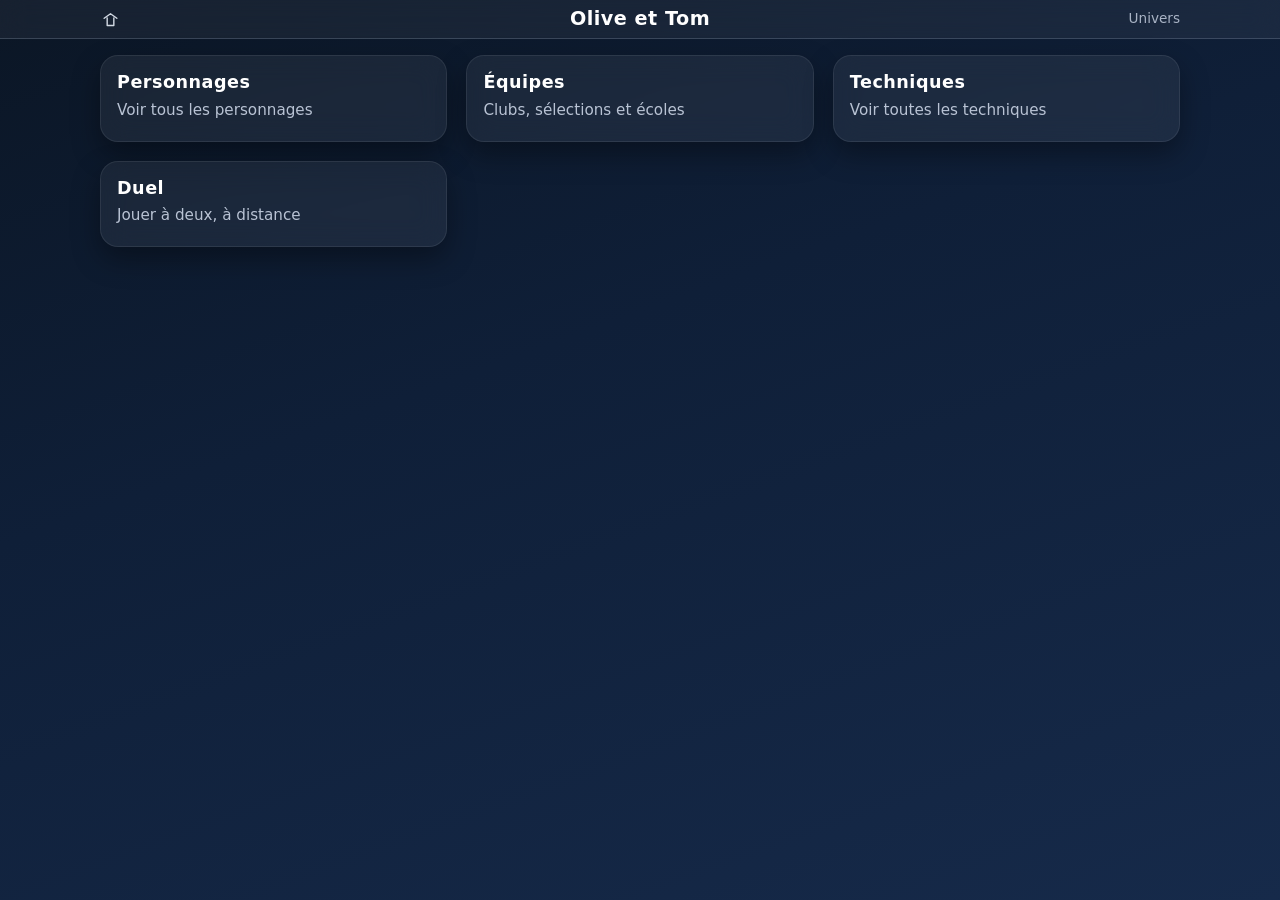
<file: univers/olive-et-tom/index.html>
<!DOCTYPE html>
<html lang="fr">
  <head>
    <meta charset="UTF-8" />
    <meta name="viewport" content="width=device-width, initial-scale=1.0" />
    <title>Olive et Tom</title>
    <link rel="stylesheet" href="/assets/css/style.css" />
    <style>
      .universe-header {
        padding-block: 0.2rem;
        border-bottom: 1px solid rgba(148, 163, 184, 0.28);
      }

      .universe-header .container {
        position: relative;
        display: flex;
        align-items: center;
        justify-content: space-between;
        gap: 0.5rem;
        min-height: 2rem;
      }

      .universe-header h1 {
        margin: 0;
        position: absolute;
        left: 50%;
        transform: translateX(-50%);
        font-size: clamp(1rem, 2.3vw, 1.2rem);
        line-height: 1.15;
        text-align: center;
        pointer-events: none;
        white-space: nowrap;
      }

      .universe-header .home-link,
      .universe-header .universe-subtitle {
        margin: 0;
        font-size: 0.85rem;
        line-height: 1;
        white-space: nowrap;
      }

      .universe-header .home-link {
        display: inline-flex;
        align-items: center;
        justify-content: flex-start;
        color: inherit;
        opacity: 0.9;
        transition: opacity 0.18s ease;
      }

      .universe-header .home-link:hover {
        opacity: 0.65;
      }

      .universe-header .home-link svg {
        width: 21px;
        height: 21px;
        stroke: currentColor;
        fill: none;
      }

      .universe-header .universe-subtitle {
        opacity: 0.9;
        text-align: right;
      }

      @media (max-width: 640px) {
        .universe-header {
          padding-block: 0.35rem;
        }

        .universe-header .container {
          gap: 0.25rem 0.5rem;
          flex-wrap: wrap;
          justify-content: center;
        }

        .universe-header h1 {
          position: static;
          transform: none;
          width: 100%;
          font-size: 1rem;
          order: -1;
        }

        .universe-header .home-link {
          flex: 1;
        }

        .universe-header .universe-subtitle {
          flex: 1;
          font-size: 0.75rem;
        }
      }
    </style>
  </head>
  <body>
    <header class="site-header universe-header">
      <div class="container">
        <a class="home-link" href="/" aria-label="Accueil">
          <svg viewBox="0 0 24 24" aria-hidden="true" focusable="false">
            <path
              d="M4.75 10.6 12 5.4l7.25 5.2M8.2 10.35V18.8h7.6v-8.45"
              stroke-width="1.6"
              stroke-linecap="round"
              stroke-linejoin="round"
            />
          </svg>
        </a>
        <h1>Olive et Tom</h1>
        <p class="universe-subtitle">Univers</p>
      </div>
    </header>

    <main>
      <section class="projects" aria-label="Sections de l'univers Olive et Tom">
        <div class="container projects-grid">
          <article class="project-card">
            <a href="./personnages.html" class="project-link">
              <div class="project-content">
                <h2 class="project-title">Personnages</h2>
                <p class="project-description">Voir tous les personnages</p>
              </div>
            </a>
          </article>

          <article class="project-card">
            <a href="./equipes.html" class="project-link">
              <div class="project-content">
                <h2 class="project-title">Équipes</h2>
                <p class="project-description">Clubs, sélections et écoles</p>
              </div>
            </a>
          </article>

          <article class="project-card">
            <a href="./techniques.html" class="project-link">
              <div class="project-content">
                <h2 class="project-title">Techniques</h2>
                <p class="project-description">Voir toutes les techniques</p>
              </div>
            </a>
          </article>

          <article class="project-card">
            <a href="./match.html" class="project-link">
              <div class="project-content">
                <h2 class="project-title">Duel</h2>
                <p class="project-description">Jouer à deux, à distance</p>
              </div>
            </a>
          </article>

          <!--
            Pour ajouter de nouvelles sections plus tard, dupliquez le bloc <article class="project-card"> ci-dessus,
            puis adaptez le titre, la description et le lien.
            Exemples de pages à créer :
            - histoires.html
          -->
        </div>
      </section>
    </main>
  </body>
</html>
</file>
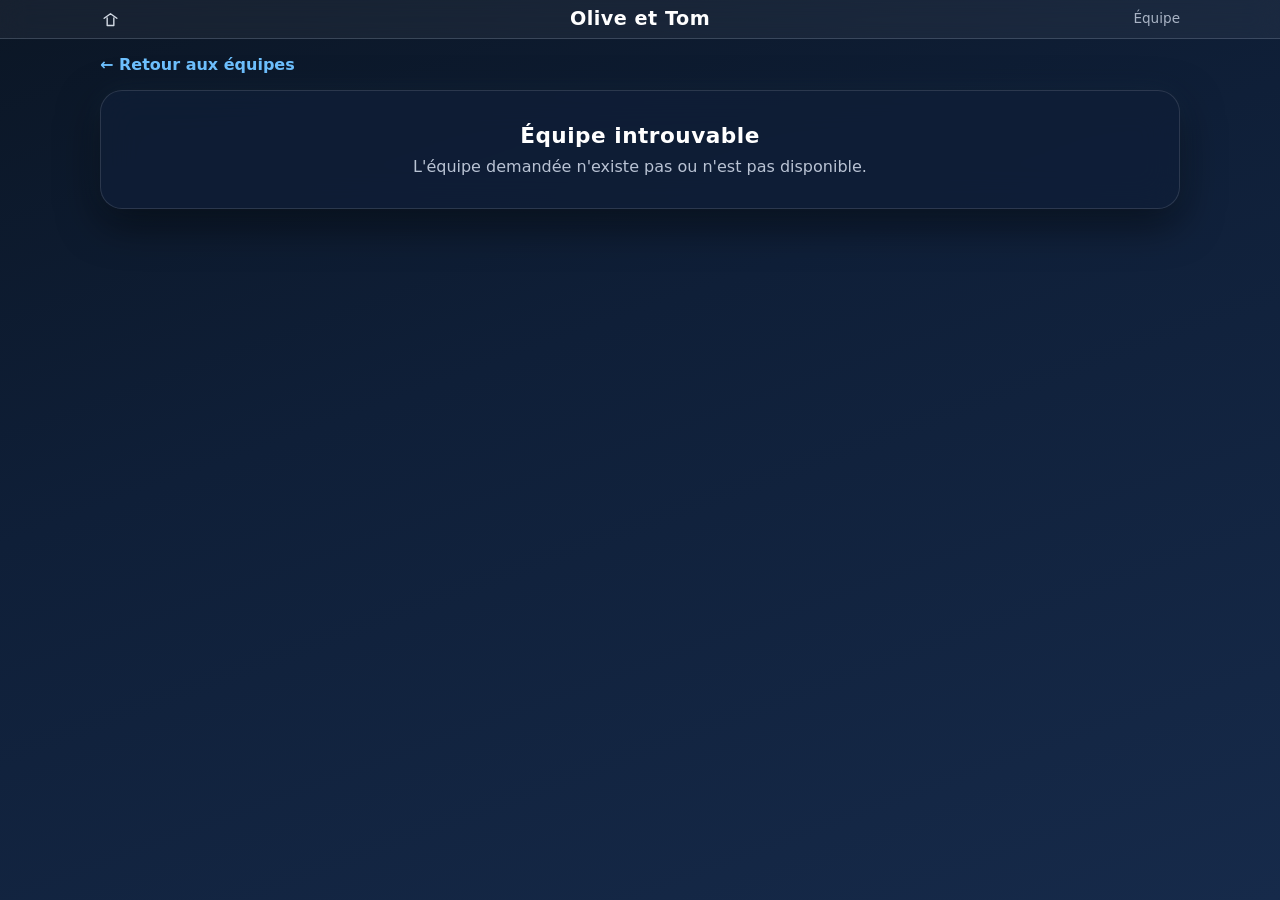
<file: univers/olive-et-tom/equipe.html>
<!DOCTYPE html>
<html lang="fr">
  <head>
    <meta charset="UTF-8" />
    <meta name="viewport" content="width=device-width, initial-scale=1.0" />
    <meta name="description" content="Fiche détaillée d'une équipe d'Olive et Tom et de son effectif." />
    <title>Olive et Tom · Équipe</title>
    <link rel="stylesheet" href="/assets/css/style.css" />
    <link rel="stylesheet" href="/assets/css/entites.css" />
  </head>
  <body>
    <header class="site-header universe-header">
      <div class="container">
        <a class="home-link" href="/" aria-label="Accueil">
          <svg viewBox="0 0 24 24" aria-hidden="true" focusable="false">
            <path
              d="M4.75 10.6 12 5.4l7.25 5.2M8.2 10.35V18.8h7.6v-8.45"
              stroke-width="1.6"
              stroke-linecap="round"
              stroke-linejoin="round"
            />
          </svg>
        </a>
        <h1>Olive et Tom</h1>
        <p class="universe-subtitle">Équipe</p>
      </div>
    </header>

    <main>
      <section class="entity-detail" aria-labelledby="entity-detail-title">
        <div class="container">
          <a class="back-link" href="/univers/olive-et-tom/equipes.html">← Retour aux équipes</a>
          <h2 id="entity-detail-title" class="visually-hidden">Détail de l'équipe</h2>

          <article id="entity-detail-shell" class="entity-detail-shell" aria-live="polite">
            <div class="entity-detail-loading">
              <p>Chargement de l'équipe…</p>
            </div>
          </article>
        </div>
      </section>
    </main>

    <script type="module">
      import { createEntityDetailPage, TYPE_LABELS, AGE_LABELS } from "/assets/js/entites.js";

      createEntityDetailPage({
        source: "/assets/data/equipes.json",
        relationKey: "players",
        titlePrefix: "Olive et Tom ·",
        labels: {
          notFound: "Équipe introuvable",
          notFoundHint: "L'équipe demandée n'existe pas ou n'est pas disponible.",
          section: "Effectif"
        },
        getBadges: (equipe) => [TYPE_LABELS[equipe.type], AGE_LABELS[equipe.age_category]],
        getSubtitle: (equipe) => equipe.japanese_name,
        getDescription: (equipe) => equipe.description,
        // parent_team est un libellé brut du Fandom ("Japan", "Arsenal"), pas un
        // slug d'équipe : il est affiché en texte, jamais transformé en lien.
        getFacts: (equipe) => [{ label: "Rattachée à", value: equipe.parent_team }]
      });
    </script>
  </body>
</html>
</file>
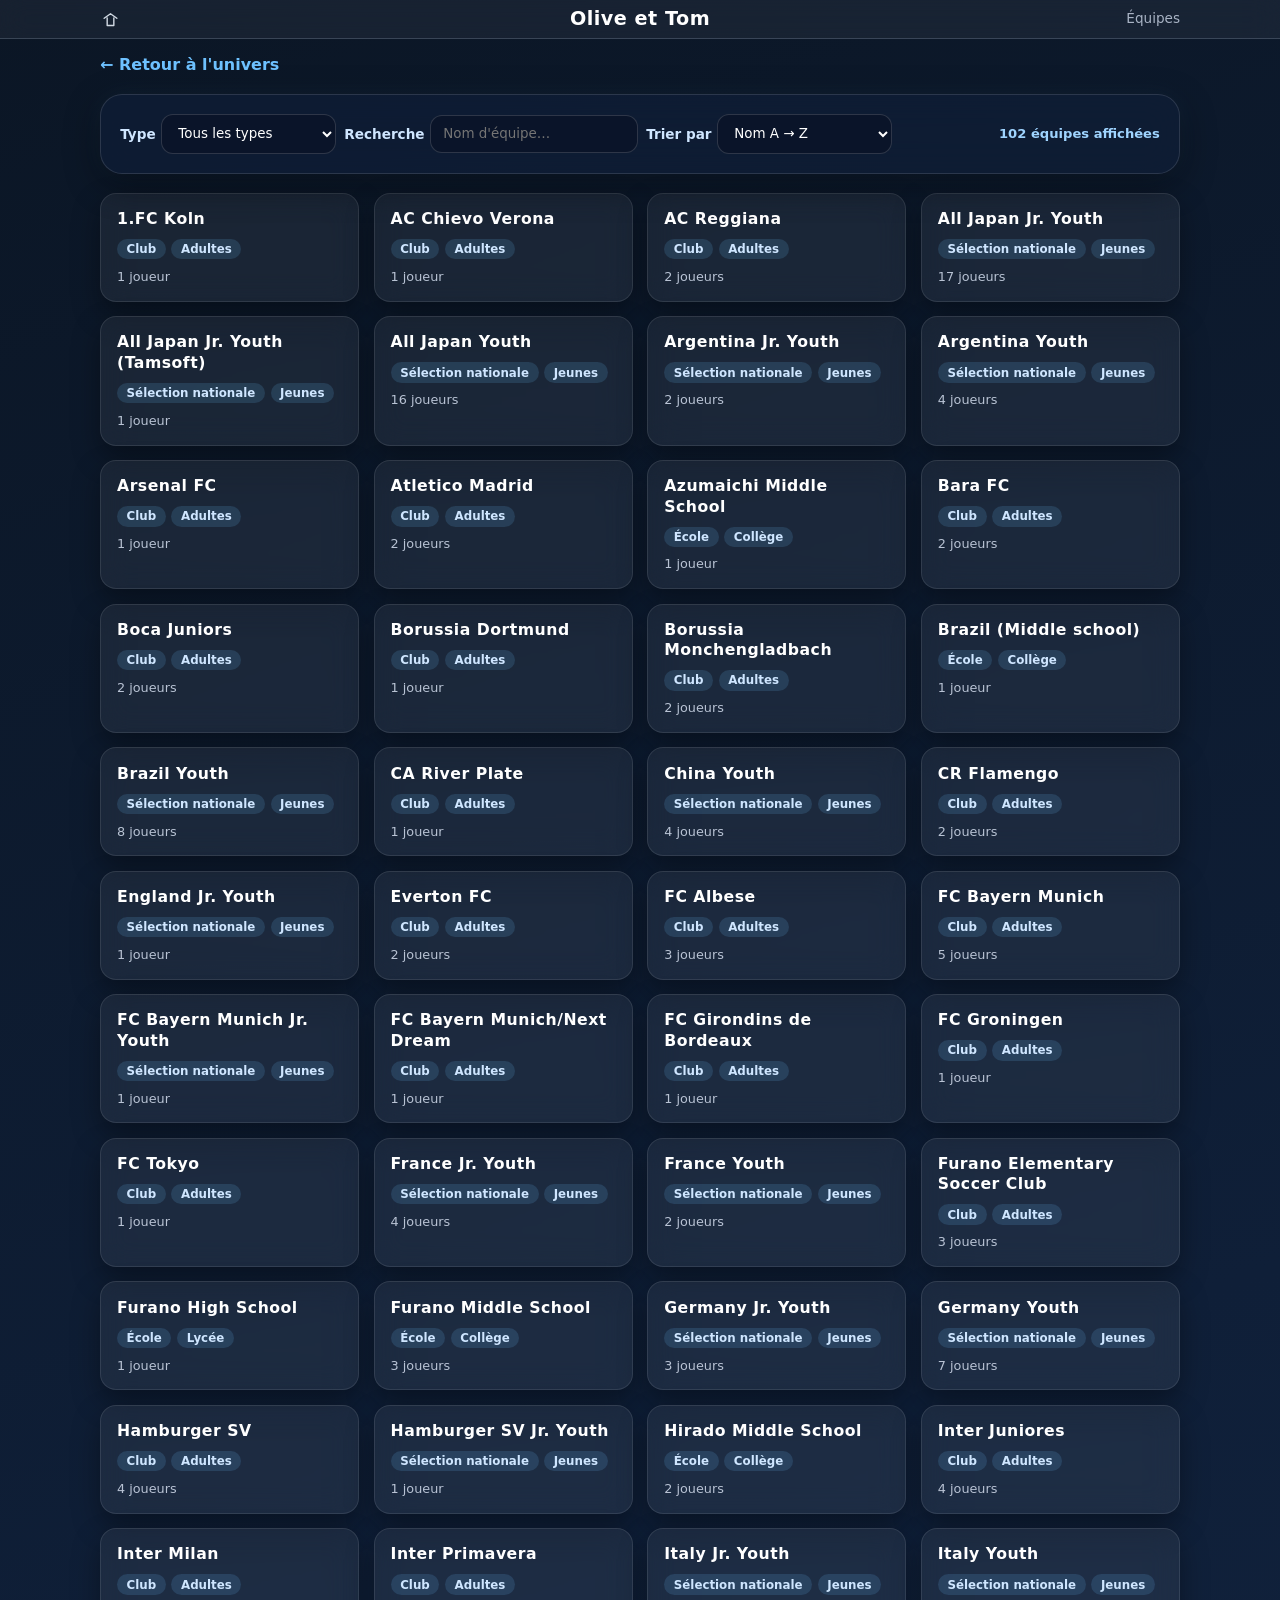
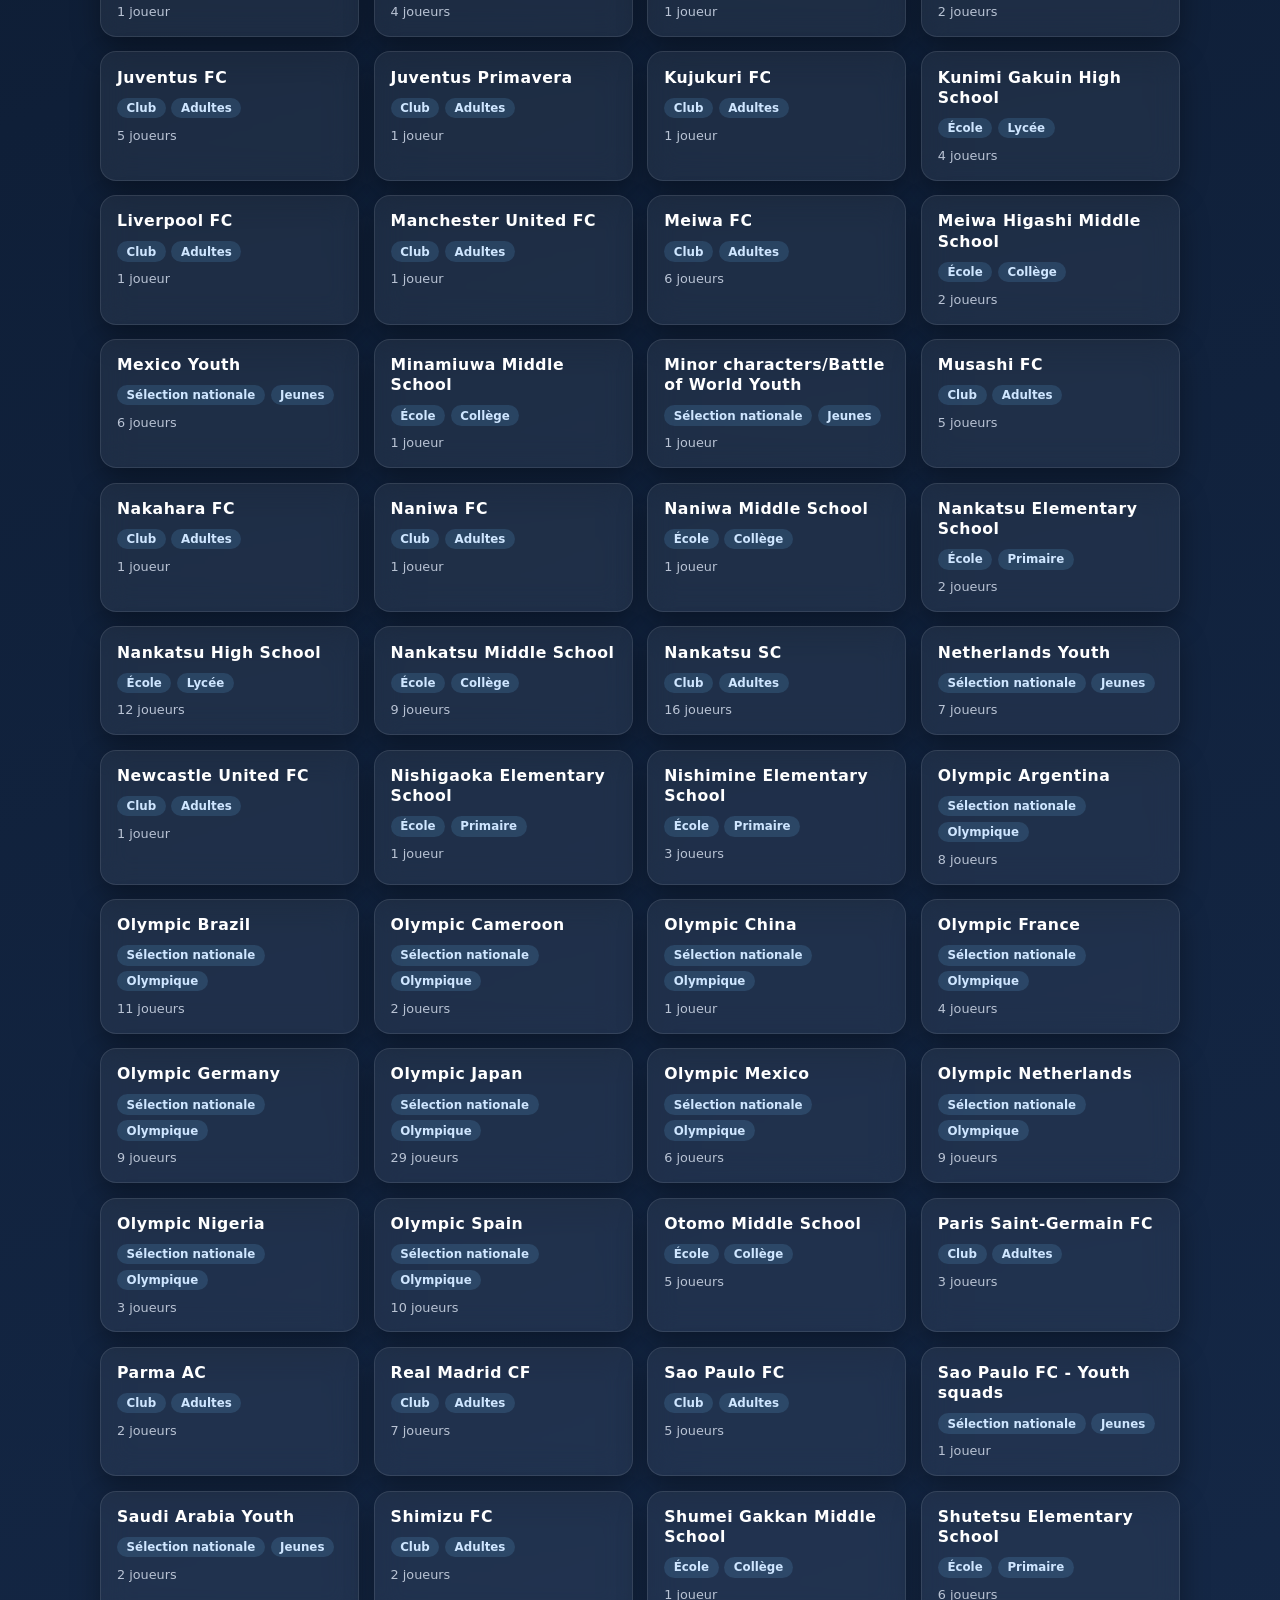
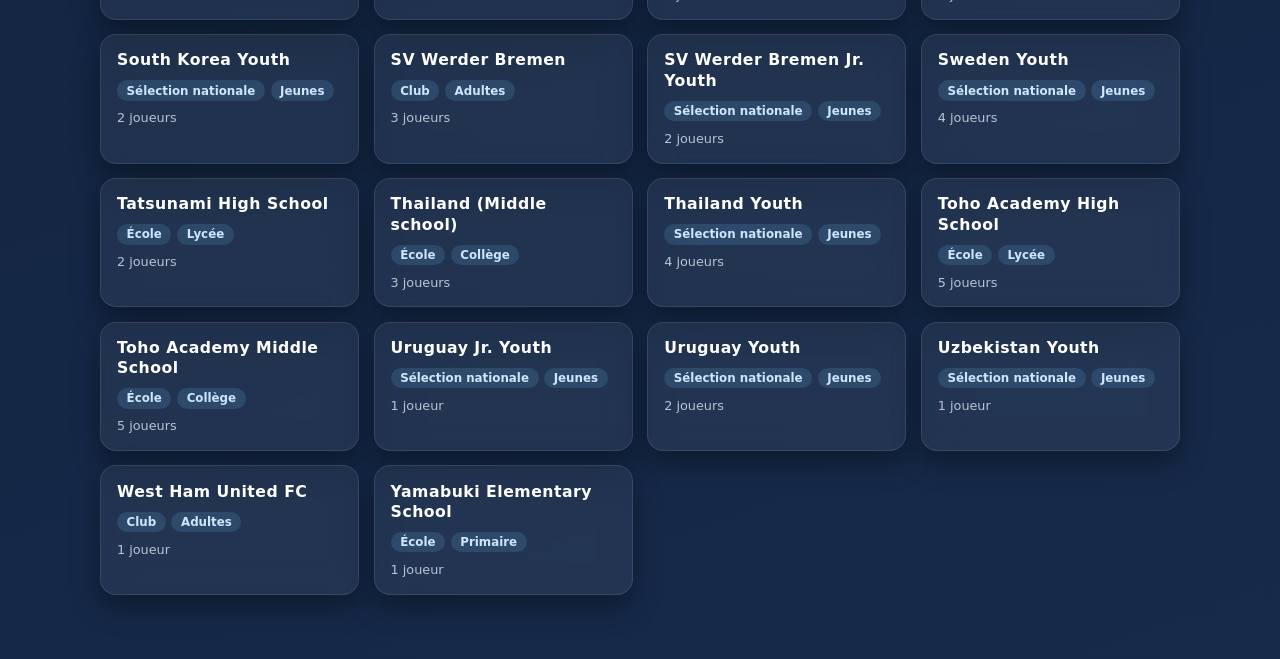
<file: univers/olive-et-tom/equipes.html>
<!DOCTYPE html>
<html lang="fr">
  <head>
    <meta charset="UTF-8" />
    <meta name="viewport" content="width=device-width, initial-scale=1.0" />
    <meta
      name="description"
      content="Toutes les équipes de l'univers Olive et Tom : clubs, sélections nationales et écoles."
    />
    <title>Olive et Tom · Équipes</title>
    <link rel="stylesheet" href="/assets/css/style.css" />
    <link rel="stylesheet" href="/assets/css/entites.css" />
  </head>
  <body>
    <header class="site-header universe-header">
      <div class="container">
        <a class="home-link" href="/" aria-label="Accueil">
          <svg viewBox="0 0 24 24" aria-hidden="true" focusable="false">
            <path
              d="M4.75 10.6 12 5.4l7.25 5.2M8.2 10.35V18.8h7.6v-8.45"
              stroke-width="1.6"
              stroke-linecap="round"
              stroke-linejoin="round"
            />
          </svg>
        </a>
        <h1>Olive et Tom</h1>
        <p class="universe-subtitle">Équipes</p>
      </div>
    </header>

    <main>
      <section class="entities" aria-labelledby="entities-title">
        <div class="container">
          <a class="back-link" href="/univers/olive-et-tom/">← Retour à l'univers</a>
          <h2 id="entities-title" class="visually-hidden">Liste des équipes</h2>

          <div class="entities-toolbar" role="region" aria-label="Filtres équipes">
            <div class="entities-filters">
              <label class="filter-group" for="filter-type">
                <span>Type</span>
                <select id="filter-type">
                  <option value="">Tous les types</option>
                </select>
              </label>

              <label class="filter-group filter-group-search" for="filter-search">
                <span>Recherche</span>
                <input
                  id="filter-search"
                  type="search"
                  placeholder="Nom d'équipe…"
                  aria-label="Rechercher une équipe"
                />
              </label>

              <label class="filter-group" for="sort-select">
                <span>Trier par</span>
                <select id="sort-select">
                  <option value="az">Nom A → Z</option>
                  <option value="za">Nom Z → A</option>
                  <option value="relations">Nombre de joueurs</option>
                </select>
              </label>
            </div>
            <p id="results-count" class="results-count" aria-live="polite">0 équipe affichée</p>
          </div>

          <div id="empty-state" class="empty-state" hidden>
            <p>⚽ Aucune équipe ne correspond à vos critères</p>
            <button id="reset-filters" type="button">Réinitialiser</button>
          </div>

          <div id="entities-grid" class="entities-grid" aria-live="polite"></div>
        </div>
      </section>
    </main>

    <script type="module">
      import { createEntityListPage, TYPE_LABELS, AGE_LABELS } from "/assets/js/entites.js";

      createEntityListPage({
        source: "/assets/data/equipes.json",
        detailBase: "/univers/olive-et-tom/equipe.html?slug=",
        relationKey: "players",
        labels: {
          unit: "équipe",
          units: "équipes",
          relation: "joueur",
          relations: "joueurs"
        },
        getBadges: (equipe) => [TYPE_LABELS[equipe.type], AGE_LABELS[equipe.age_category]],
        filter: {
          selectId: "filter-type",
          getValue: (equipe) => equipe.type,
          labels: TYPE_LABELS
        }
      });
    </script>
  </body>
</html>
</file>
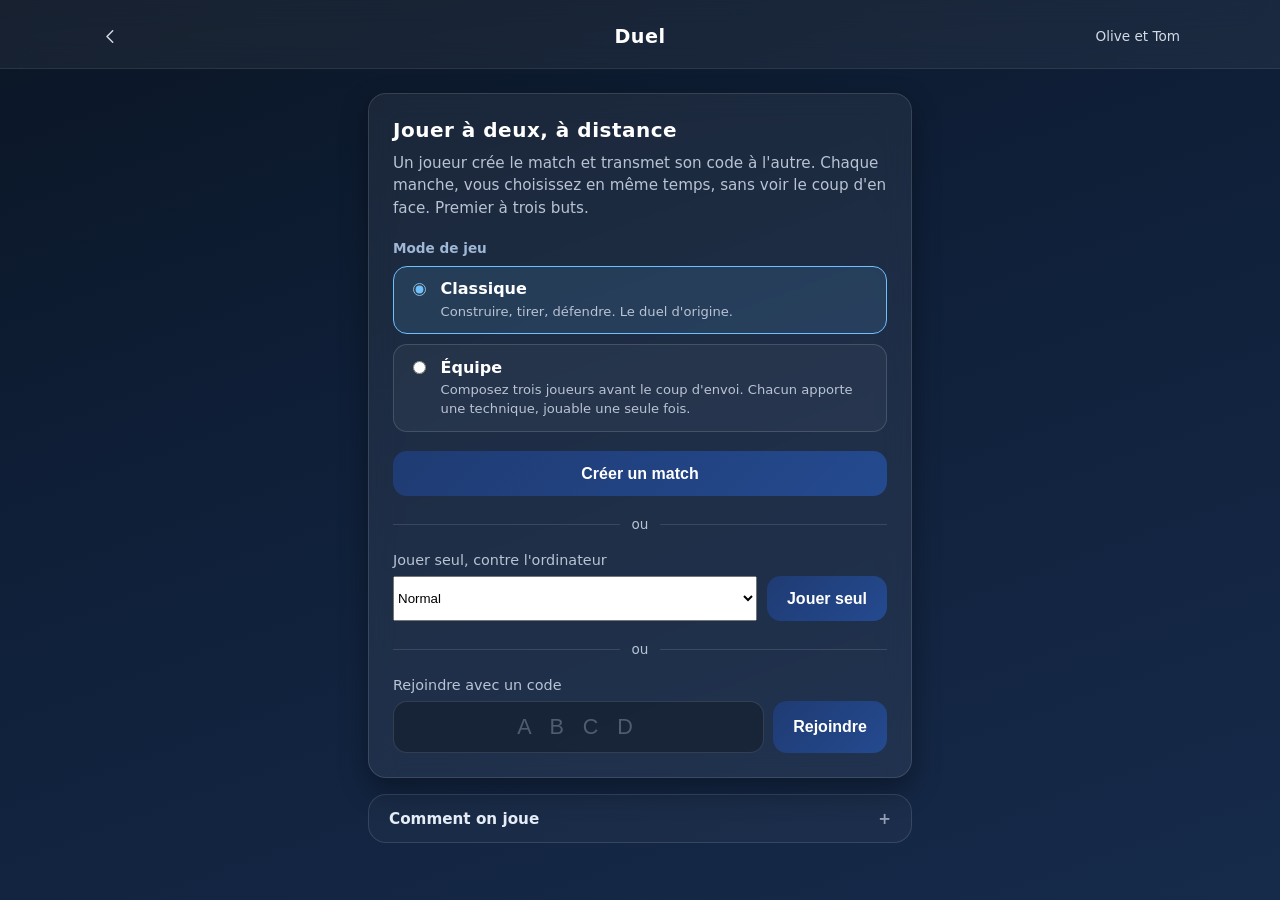
<file: univers/olive-et-tom/match.html>
<!DOCTYPE html>
<html lang="fr">
  <head>
    <meta charset="UTF-8" />
    <meta name="viewport" content="width=device-width, initial-scale=1.0" />
    <meta
      name="description"
      content="Duel à distance en tour par tour : construisez, tirez au but ou défendez. Premier à trois buts."
    />
    <title>Duel — Olive et Tom</title>
    <link rel="stylesheet" href="/assets/css/style.css" />
    <link rel="stylesheet" href="/assets/css/match.css" />
  </head>
  <body>
    <header class="site-header match-header">
      <div class="container">
        <a class="home-link" href="./index.html" aria-label="Retour à l'univers Olive et Tom">
          <svg viewBox="0 0 24 24" aria-hidden="true" focusable="false">
            <path
              d="M14.5 5.5 8 12l6.5 6.5"
              stroke="currentColor"
              stroke-width="1.7"
              stroke-linecap="round"
              stroke-linejoin="round"
              fill="none"
            />
          </svg>
        </a>
        <h1>Duel</h1>
        <p class="match-subtitle">Olive et Tom</p>
      </div>
    </header>

    <main class="container match-main">
      <!-- =================================================================
           ÉCRAN 1 — Accueil : créer une partie ou en rejoindre une
           ================================================================= -->
      <section id="ecran-accueil" class="ecran" aria-labelledby="accueil-titre">
        <div class="panneau">
          <h2 id="accueil-titre">Jouer à deux, à distance</h2>
          <p class="panneau-texte">
            Un joueur crée le match et transmet son code à l'autre. Chaque manche, vous choisissez
            en même temps, sans voir le coup d'en face. Premier à trois buts.
          </p>

          <fieldset class="modes">
            <legend class="modes-legende">Mode de jeu</legend>

            <label class="mode">
              <input type="radio" name="mode" value="classique" checked />
              <span class="mode-corps">
                <span class="mode-titre">Classique</span>
                <span class="mode-detail">Construire, tirer, défendre. Le duel d'origine.</span>
              </span>
            </label>

            <label class="mode">
              <input type="radio" name="mode" value="equipe" />
              <span class="mode-corps">
                <span class="mode-titre">Équipe</span>
                <span class="mode-detail">
                  Composez trois joueurs avant le coup d'envoi. Chacun apporte une technique,
                  jouable une seule fois.
                </span>
              </span>
            </label>
          </fieldset>

          <button type="button" id="btn-creer" class="btn-primaire">Créer un match</button>

          <div class="separateur"><span>ou</span></div>

          <label class="champ-label" for="champ-difficulte">Jouer seul, contre l'ordinateur</label>
          <div class="champ-groupe">
            <select id="champ-difficulte" class="champ-select">
              <option value="facile">Facile</option>
              <option value="normal" selected>Normal</option>
              <option value="difficile">Difficile</option>
            </select>
            <button type="button" id="btn-solo" class="btn-primaire">Jouer seul</button>
          </div>

          <div class="separateur"><span>ou</span></div>

          <label class="champ-label" for="champ-code">Rejoindre avec un code</label>
          <div class="champ-groupe">
            <input
              type="text"
              id="champ-code"
              class="champ-code"
              maxlength="4"
              inputmode="text"
              autocomplete="off"
              autocapitalize="characters"
              spellcheck="false"
              placeholder="A B C D"
              aria-describedby="accueil-erreur"
            />
            <button type="button" id="btn-rejoindre" class="btn-primaire">Rejoindre</button>
          </div>

          <p id="accueil-erreur" class="message-erreur" role="alert" hidden></p>
        </div>

        <details class="regles">
          <summary>Comment on joue</summary>
          <div class="regles-corps">
            <p>Trois coups, choisis en secret et révélés en même temps.</p>
            <ul class="regles-liste">
              <li>
                <span class="pastille pastille--construire" aria-hidden="true"></span>
                <strong>Construire</strong> — vous gagnez une action. C'est la seule façon d'avoir
                de quoi tirer, mais vous êtes à découvert.
              </li>
              <li>
                <span class="pastille pastille--tirer" aria-hidden="true"></span>
                <strong>Tirer au but</strong> — coûte une action. Vous marquez si l'adversaire
                construisait.
              </li>
              <li>
                <span class="pastille pastille--defendre" aria-hidden="true"></span>
                <strong>Défendre</strong> — bloque un tir et vous rend une action. Inutile face à
                une construction, et interdit deux manches de suite.
              </li>
            </ul>
          </div>
        </details>
      </section>

      <!-- =================================================================
           ÉCRAN 2 — Salon : le créateur attend son adversaire
           ================================================================= -->
      <section id="ecran-salon" class="ecran" hidden aria-labelledby="salon-titre">
        <div class="panneau panneau--centre">
          <h2 id="salon-titre">Votre code de match</h2>
          <p class="code-partie" id="code-affiche" aria-live="polite">····</p>

          <button type="button" id="btn-copier" class="btn-secondaire">Copier le lien</button>

          <p class="panneau-texte attente" aria-live="polite">
            <span class="pulsation" aria-hidden="true"></span>
            En attente du second joueur…
          </p>

          <button type="button" id="btn-quitter-salon" class="btn-lien">Annuler</button>
        </div>
      </section>

      <!-- =================================================================
           ÉCRAN 2 bis — Composition (mode Équipe)
           ================================================================= -->
      <section id="ecran-selection" class="ecran" hidden aria-labelledby="selection-titre">
        <div class="panneau">
          <h2 id="selection-titre">Composez votre équipe</h2>
          <p class="panneau-texte">
            Un joueur par poste. Chacun apporte une technique, utilisable une seule fois
            dans le match.
          </p>

          <div class="postes" id="postes"></div>

          <p id="selection-erreur" class="erreur" role="alert" hidden></p>

          <button type="button" id="btn-valider-equipe" class="btn-primaire" disabled>
            Valider l'équipe
          </button>

          <p class="panneau-texte attente" id="selection-attente" aria-live="polite" hidden>
            <span class="pulsation" aria-hidden="true"></span>
            En attente de l'équipe adverse…
          </p>

          <button type="button" id="btn-quitter-selection" class="btn-lien">Abandonner</button>
        </div>
      </section>

      <!-- =================================================================
           ÉCRAN 3 — Le match
           ================================================================= -->
      <section id="ecran-match" class="ecran" hidden aria-labelledby="match-titre">
        <h2 id="match-titre" class="visually-hidden">Match en cours</h2>

        <!-- Tableau de score -->
        <div class="tableau-score">
          <div class="score-camp">
            <p class="score-nom" id="score-nom-adversaire">Adversaire</p>
            <p class="score-buts" id="score-buts-adversaire">0</p>
          </div>
          <div class="score-milieu">
            <p class="score-manche">Manche <span id="score-manche">1</span></p>
            <p class="score-objectif" id="score-objectif">3 buts pour gagner</p>
          </div>
          <div class="score-camp">
            <p class="score-nom" id="score-nom-moi">Vous</p>
            <p class="score-buts score-buts--moi" id="score-buts-moi">0</p>
          </div>
        </div>

        <!-- Terrain : zone de révélation simultanée -->
        <div class="terrain">
          <div class="terrain-camp">
            <div class="revelation" id="revelation-adversaire" data-etat="attente">
              <span class="revelation-icone" aria-hidden="true"></span>
              <span class="revelation-nom"></span>
            </div>
            <ul class="jauge" id="jauge-adversaire" aria-label="Actions de l'adversaire"></ul>
          </div>

          <div class="terrain-ligne" aria-hidden="true">
            <span class="terrain-rond"></span>
          </div>

          <div class="terrain-camp">
            <div class="revelation" id="revelation-moi" data-etat="attente">
              <span class="revelation-icone" aria-hidden="true"></span>
              <span class="revelation-nom"></span>
            </div>
            <ul class="jauge" id="jauge-moi" aria-label="Vos actions disponibles"></ul>
          </div>
        </div>

        <p class="recit" id="recit" role="status" aria-live="polite">
          Choisissez votre coup pour lancer la première manche.
        </p>

        <!-- Cartouches (mode Équipe) : une par personnage, une seule fois -->
        <div class="cartouches" id="cartouches" role="group" aria-label="Techniques disponibles" hidden></div>

        <!-- Coups -->
        <div class="coups-entete">
          <button type="button" id="btn-aide" class="btn-aide" aria-label="Que se passe-t-il selon les coups ?">
            ?
          </button>
        </div>

        <div class="coups" role="group" aria-label="Choisir un coup">
          <button type="button" class="coup coup--construire" data-coup="construire">
            <span class="coup-icone" aria-hidden="true"></span>
            <span class="coup-nom">Construire</span>
            <span class="coup-detail">+1 action</span>
          </button>

          <button type="button" class="coup coup--tirer" data-coup="tirer">
            <span class="coup-icone" aria-hidden="true"></span>
            <span class="coup-nom">Tirer au but</span>
            <span class="coup-detail">−1 action</span>
          </button>

          <button type="button" class="coup coup--defendre" data-coup="defendre">
            <span class="coup-icone" aria-hidden="true"></span>
            <span class="coup-nom">Défendre</span>
            <span class="coup-detail">Bloque un tir</span>
          </button>
        </div>

        <p class="message-erreur" id="match-erreur" role="alert" hidden></p>

        <button type="button" id="btn-abandonner" class="btn-lien">Abandonner le match</button>

        <!-- Aide : <dialog> natif — Échap et clic hors du cadre sont gérés
             par le navigateur, sans une ligne de script de plus. -->
        <dialog id="aide" class="aide" aria-labelledby="aide-titre">
          <div class="aide-entete">
            <h2 id="aide-titre">Ce que donne chaque duel de coups</h2>
            <button type="button" id="btn-fermer-aide" class="btn-fermer" aria-label="Fermer">×</button>
          </div>

          <div class="aide-cadre"><table class="aide-table">
            <caption>Vos actions et les siennes, selon les deux coups joués.</caption>
            <thead>
              <tr>
                <th scope="col">Votre coup</th>
                <th scope="col">Le sien</th>
                <th scope="col">Vos actions</th>
                <th scope="col">Les siennes</th>
                <th scope="col">Résultat</th>
              </tr>
            </thead>
            <tbody>
              <tr><td>Construire</td><td>Construire</td><td class="gain">+1</td><td>+1</td><td>rien</td></tr>
              <tr><td>Construire</td><td>Tirer</td><td>0</td><td>−1</td><td class="danger">il marque</td></tr>
              <tr><td>Construire</td><td>Défendre</td><td class="gain">+1</td><td>0</td><td>rien</td></tr>
              <tr><td>Tirer</td><td>Construire</td><td class="perte">−1</td><td>0</td><td class="but">vous marquez</td></tr>
              <tr><td>Tirer</td><td>Tirer</td><td class="perte">−1</td><td>−1</td><td>les frappes se croisent</td></tr>
              <tr><td>Tirer</td><td>Défendre</td><td class="perte">−1</td><td>+1</td><td>il arrête et contre</td></tr>
              <tr><td>Défendre</td><td>Construire</td><td>0</td><td>+1</td><td>vous défendez dans le vide</td></tr>
              <tr><td>Défendre</td><td>Tirer</td><td class="gain">+1</td><td>−1</td><td>vous arrêtez et contrez</td></tr>
              <tr><td>Défendre</td><td>Défendre</td><td>0</td><td>0</td><td>rien</td></tr>
            </tbody>
          </table></div>

          <p class="aide-note">
            Vous gagnez une action en construisant, sauf s'il tire — votre construction est
            alors perdue et il marque. Vous en gagnez une aussi en défendant contre un tir :
            c'est la contre-attaque. Tirer coûte toujours une action, quel qu'en soit le
            résultat. Le compteur ne descend jamais sous zéro.
          </p>

          <div id="aide-cartouches" hidden>
            <h3>Ce que changent les techniques</h3>
            <div class="aide-cadre"><table class="aide-table">
              <thead>
                <tr>
                  <th scope="col">Technique</th>
                  <th scope="col">Effet</th>
                </tr>
              </thead>
              <tbody>
                <tr><td>Une-deux</td><td>+2 actions au lieu de +1 en construisant</td></tr>
                <tr><td>Parade</td><td>+2 actions au lieu de +1 en contrant un tir</td></tr>
                <tr><td>Frappe</td><td>le tir coûte 2 actions, mais passe malgré la défense</td></tr>
                <tr><td>Crochet</td><td>coûte 1 action en construisant, et annule son but</td></tr>
                <tr><td>Volée</td><td>tirer sans aucune action en réserve</td></tr>
                <tr><td>Repli</td><td>défendre deux manches de suite</td></tr>
              </tbody>
            </table></div>
            <p class="aide-note">
              Chaque joueur de votre équipe apporte une technique, utilisable une seule fois
              dans le match. Elle s'engage sur le coup de sa famille.
            </p>
          </div>
        </dialog>
      </section>

      <!-- =================================================================
           ÉCRAN 4 — Fin du match
           ================================================================= -->
      <section id="ecran-fin" class="ecran" hidden aria-labelledby="fin-titre">
        <div class="panneau panneau--centre">
          <p class="fin-verdict" id="fin-verdict" aria-hidden="true"></p>
          <h2 id="fin-titre">Match terminé</h2>
          <p class="fin-score" id="fin-score">0 — 0</p>

          <button type="button" id="btn-revanche" class="btn-primaire">Demander la revanche</button>
          <p class="panneau-texte" id="fin-attente" hidden>
            <span class="pulsation" aria-hidden="true"></span>
            En attente de la réponse de l'adversaire…
          </p>

          <button type="button" id="btn-nouveau" class="btn-lien">Quitter le match</button>
        </div>
      </section>
    </main>

    <script type="module" src="/assets/js/match.js"></script>
  </body>
</html>
</file>
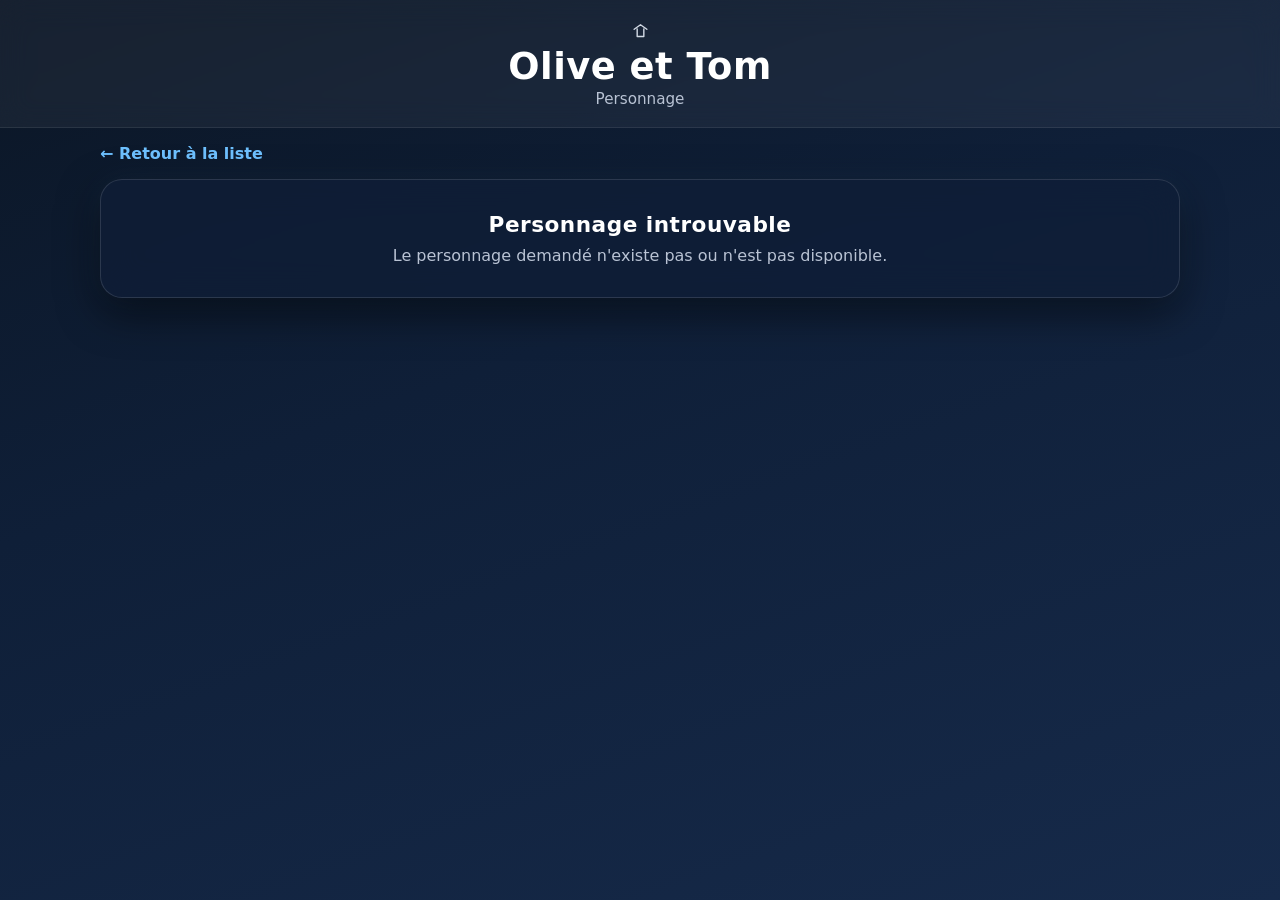
<file: univers/olive-et-tom/personnage.html>
<!DOCTYPE html>
<html lang="fr">
  <head>
    <meta charset="UTF-8" />
    <meta name="viewport" content="width=device-width, initial-scale=1.0" />
    <meta name="description" content="Fiche détaillée d'un personnage d'Olive et Tom." />
    <title>Olive et Tom · Personnage </title>
    <link rel="stylesheet" href="/assets/css/style.css" />
    <style>


      .universe-header .home-link {
        display: inline-flex;
        align-items: center;
        justify-content: flex-start;
        color: inherit;
        opacity: 0.9;
        transition: opacity 0.18s ease;
      }

      .universe-header .home-link:hover {
        opacity: 0.65;
      }

      .universe-header .home-link svg {
        width: 21px;
        height: 21px;
        stroke: currentColor;
        fill: none;
      }

      .character-detail {
        padding: 1rem 0 3rem;
      }

      .character-detail-shell {
        margin-top: 1rem;
        background: rgba(15, 30, 55, 0.75);
        border: 1px solid rgba(255, 255, 255, 0.12);
        border-radius: 22px;
        box-shadow:
          0 14px 40px rgba(0, 0, 0, 0.55),
          0 0 30px rgba(110, 193, 255, 0.08);
        backdrop-filter: blur(18px);
        -webkit-backdrop-filter: blur(18px);
        overflow: hidden;
        transition: transform 0.3s ease, box-shadow 0.3s ease;
      }

      .character-detail-shell:hover {
        transform: translateY(-4px);
        box-shadow:
          0 18px 50px rgba(0, 0, 0, 0.65),
          0 0 40px rgba(110, 193, 255, 0.12);
      }

      .character-detail-loading,
      .character-detail-not-found {
        padding: 2rem 1.2rem;
        text-align: center;
      }

      .character-detail-loading p,
      .character-detail-not-found p {
        margin: 0;
        font-size: 1rem;
        color: var(--muted-color);
      }

      .character-detail-not-found h2 {
        margin: 0 0 0.55rem;
        font-size: 1.35rem;
      }

      .character-detail-content {
        display: grid;
        gap: 1rem;
        padding: 1.8rem;
      }

      .character-detail-media {
        position: relative;
        border-radius: 18px;
        overflow: hidden;
        background: rgba(11, 18, 33, 0.7);
        box-shadow: 0 10px 30px rgba(0, 0, 0, 0.5);
      }

      .character-detail-image {
        width: 100%;
        display: block;
        aspect-ratio: 1 / 1;
        object-fit: cover;
      }

      .character-detail-main h2 {
        margin: 0;
        font-size: clamp(1.45rem, 3vw, 2rem);
        color: #ffffff;
      }

      .character-detail-jp {
        margin: 0.35rem 0 0;
        color: #9fb8d6;
        font-size: 0.9rem;
        opacity: 0.9;
      }

      .character-detail-badges {
        margin-top: 0.75rem;
        display: flex;
        flex-wrap: wrap;
        gap: 0.5rem;
      }

      .character-badge {
        display: inline-flex;
        align-items: center;
        border-radius: 999px;
        background: rgba(110, 193, 255, 0.15);
        color: #cfe6ff;
        font-weight: 700;
        font-size: 0.85rem;
        padding: 0.3rem 0.8rem;
      }

      .character-detail-block {
        margin-top: 1rem;
      }

      .character-detail-block h3 {
        margin: 0 0 0.5rem;
        font-size: 1rem;
        color: #ffffff;
      }

      .character-detail-block p,
      .character-detail-block ul {
        margin: 0;
        color: #e6edf7;
        line-height: 1.6;
      }

      .character-detail-block ul {
        padding-left: 0;
        list-style: none;
        display: flex;
        flex-wrap: wrap;
        gap: 0.5rem;
      }

      .character-detail-block li {
        background: rgba(110, 193, 255, 0.15);
        border-radius: 999px;
        padding: 0.3rem 0.8rem;
        font-size: 0.85rem;
        color: #cfe6ff;
      }

      .detail-chip-link {
        color: inherit;
        text-decoration: none;
      }

      .detail-chip-link:hover {
        text-decoration: underline;
      }

      .detail-cards-grid {
        margin-top: 1.1rem;
        display: grid;
        grid-template-columns: 1fr;
        gap: 0.8rem;
      }

      .detail-card {
        position: relative;
        background: rgba(255, 255, 255, 0.04);
        border: 1px solid rgba(255, 255, 255, 0.13);
        border-radius: 14px;
        padding: 0.8rem 0.9rem;
        box-shadow: 0 10px 28px rgba(0, 0, 0, 0.34);
      }

      .detail-card::after {
        content: attr(data-card);
        position: absolute;
        top: 0.5rem;
        right: 0.65rem;
        font-size: 0.65rem;
        line-height: 1;
        color: #ffffff;
        background: rgba(0, 0, 0, 0.65);
        border-radius: 999px;
        padding: 0.2rem 0.45rem;
        text-transform: uppercase;
        letter-spacing: 0.04em;
      }

      .detail-card[data-card="identite"] {
        border-color: rgba(56, 189, 248, 0.9);
      }

      .detail-card[data-card="equipes"] {
        border-color: rgba(34, 197, 94, 0.9);
      }

      .detail-card[data-card="techniques"] {
        border-color: rgba(250, 204, 21, 0.9);
      }

      .detail-card[data-card="physique"] {
        border-color: rgba(167, 139, 250, 0.9);
      }

      .detail-card[data-card="description"] {
        border-color: rgba(251, 113, 133, 0.9);
      }

      .detail-card h3 {
        margin: 0 0 0.55rem;
        font-size: 0.95rem;
        color: #ffffff;
      }

      .detail-card-list {
        margin: 0;
        padding: 0;
        list-style: none;
        display: grid;
        gap: 0.45rem;
      }

      .detail-card-list li {
        color: #e6edf7;
        line-height: 1.5;
      }

      .detail-card-list li strong {
        color: #cfe6ff;
      }

      .character-detail-kanji-muted {
        color: #9fb8d6;
        font-size: 0.88rem;
      }

      @media (min-width: 860px) {
        .character-detail-content {
          grid-template-columns: minmax(280px, 360px) 1fr;
          gap: 1.15rem;
          padding: 1.8rem;
        }

        .detail-cards-grid {
          grid-template-columns: repeat(2, minmax(0, 1fr));
        }
      }
    </style>
  </head>
  <body>
    <header class="site-header universe-header">
      <div class="container">
        <a class="home-link" href="/" aria-label="Accueil">
          <svg viewBox="0 0 24 24" aria-hidden="true" focusable="false">
            <path
              d="M4.75 10.6 12 5.4l7.25 5.2M8.2 10.35V18.8h7.6v-8.45"
              stroke-width="1.6"
              stroke-linecap="round"
              stroke-linejoin="round"
            />
          </svg>
        </a>
        <h1>Olive et Tom</h1>
        <p class="universe-subtitle">Personnage</p>
      </div>
    </header>

    <main>
      <section class="character-detail" aria-labelledby="character-detail-title">
        <div class="container">
          <a class="back-link" href="/univers/olive-et-tom/personnages.html">← Retour à la liste</a>
          <h2 id="character-detail-title" class="visually-hidden">Détail du personnage</h2>

          <article id="character-detail-shell" class="character-detail-shell" aria-live="polite">
            <div id="loading-state" class="character-detail-loading">
              <p>Chargement du personnage…</p>
            </div>
          </article>
        </div>
      </section>
    </main>

    <script>
      const shell = document.querySelector("#character-detail-shell");
      const loadingState = document.querySelector("#loading-state");

      const PHYSICAL_ARC_ORDER = ["RT", "BWY", "JBC", "WY", "G23", "RS", "MS", "ES", "KD", "default"];

      function safeText(value) {
        return String(value || "").trim();
      }

      function escapeHtml(value) {
        return String(value)
          .replaceAll("&", "&amp;")
          .replaceAll("<", "&lt;")
          .replaceAll(">", "&gt;")
          .replaceAll('"', "&quot;")
          .replaceAll("'", "&#39;");
      }

      function makePlaceholder(name) {
        const initial = safeText(name).charAt(0).toUpperCase() || "?";
        const svg = `
          <svg xmlns="http://www.w3.org/2000/svg" width="640" height="640" viewBox="0 0 640 640" role="img" aria-label="Portrait indisponible de ${escapeHtml(name)}">
            <defs>
              <linearGradient id="bg" x1="0" y1="0" x2="1" y2="1">
                <stop offset="0%" stop-color="#16233f"/>
                <stop offset="100%" stop-color="#345da8"/>
              </linearGradient>
            </defs>
            <rect x="14" y="14" width="612" height="612" rx="72" fill="url(#bg)"/>
            <text x="320" y="332" text-anchor="middle" dominant-baseline="middle"
              font-family="Inter, Segoe UI, Roboto, Arial, sans-serif" font-size="196" font-weight="800"
              fill="#f5f7ff">${initial}</text>
          </svg>`;

        return `data:image/svg+xml;utf8,${encodeURIComponent(svg)}`;
      }

      function renderNotFound() {
        loadingState.hidden = true;
        shell.innerHTML = `
          <div class="character-detail-not-found">
            <h2>Personnage introuvable</h2>
            <p>Le personnage demandé n'existe pas ou n'est pas disponible.</p>
          </div>
        `;
      }

      function getNameData(character) {
        const latinName = safeText(
          (typeof character.name === "object" && character.name ? character.name.latin : "") ||
          (typeof character.name === "string" ? character.name : "") ||
          character.nameSplit?.latin
        ) || "Personnage";

        const kanjiName = safeText(
          (typeof character.name === "object" && character.name ? character.name.kanji : "") ||
          character.japaneseName ||
          character.nameSplit?.kanji
        );

        return { latinName, kanjiName };
      }

      function normalizePositionForDetail(rawPosition) {
        const key = safeText(rawPosition).toLowerCase();

        if (!key || key === "unknown") {
          return "Autre";
        }

        if (key.includes("goalkeeper")) {
          return "Goalkeeper";
        }

        if (key.includes("defender")) {
          return "Defender";
        }

        if (key.includes("midfielder")) {
          return "Midfielder";
        }

        if (key.includes("forward")) {
          return "Forward";
        }

        return "Autre";
      }

      function positionUiLabel(position) {
        const map = {
          Goalkeeper: "Gardien",
          Defender: "Défenseur",
          Midfielder: "Milieu",
          Forward: "Attaquant",
          Autre: "Autre"
        };

        return map[position] || "Autre";
      }

      function getCharacterValue(character, primaryKey, legacyKey) {
        return safeText(character[primaryKey] || character[legacyKey]);
      }

      function normalizeRelationItem(item, fallbackBasePath) {
        if (item && typeof item === "object") {
          const slug = safeText(item.slug);
          const name = safeText(item.name || item.slug);
          const url = safeText(item.url) || (slug ? `${fallbackBasePath}${encodeURIComponent(slug)}` : "");
          if (!name) {
            return null;
          }
          return { slug, name, url };
        }

        const name = safeText(item);
        if (!name) {
          return null;
        }

        const slug = name
          .normalize("NFD")
          .replace(/[̀-ͯ]/g, "")
          .toLowerCase()
          .replace(/[^a-z0-9\s-]/g, "")
          .replace(/\s+/g, "-")
          .replace(/-+/g, "-")
          .replace(/^-|-$/g, "");

        return {
          slug,
          name,
          url: slug ? `${fallbackBasePath}${encodeURIComponent(slug)}` : ""
        };
      }

      function dedupeRelations(items) {
        const unique = [];
        const seen = new Set();

        items.forEach((item) => {
          if (!item) {
            return;
          }
          const key = item.slug || item.name.toLowerCase();
          if (seen.has(key)) {
            return;
          }
          seen.add(key);
          unique.push(item);
        });

        return unique;
      }

      function getTeams(character) {
        const currentTeams = Array.isArray(character.equipes) ? character.equipes : [];
        const formerTeams = Array.isArray(character.anciennes_equipes) ? character.anciennes_equipes : [];
        const standardTeams = Array.isArray(character.teams) ? character.teams : [];
        return dedupeRelations(
          [...currentTeams, ...formerTeams, ...standardTeams].map((item) =>
            normalizeRelationItem(item, "/univers/olive-et-tom/equipe.html?slug=")
          )
        );
      }

      function getTechniques(character) {
        const techniques = Array.isArray(character.techniques) ? character.techniques : [];
        return dedupeRelations(
          techniques.map((item) => normalizeRelationItem(item, "/univers/olive-et-tom/technique.html?slug="))
        );
      }

      function sortArcKeys(keys) {
        return [...keys].sort((left, right) => {
          const leftIndex = PHYSICAL_ARC_ORDER.indexOf(left);
          const rightIndex = PHYSICAL_ARC_ORDER.indexOf(right);
          const normalizedLeft = leftIndex === -1 ? Number.MAX_SAFE_INTEGER : leftIndex;
          const normalizedRight = rightIndex === -1 ? Number.MAX_SAFE_INTEGER : rightIndex;
          if (normalizedLeft !== normalizedRight) {
            return normalizedLeft - normalizedRight;
          }
          return left.localeCompare(right);
        });
      }

      function renderPhysicalRows(physical) {
        const rows = sortArcKeys(Object.keys(physical || {})).map((arc) => {
          const arcData = physical?.[arc] || {};
          const height = Number.isFinite(Number(arcData.height_cm)) ? `${Number(arcData.height_cm)} cm` : "";
          const weight = Number.isFinite(Number(arcData.weight_kg)) ? `${Number(arcData.weight_kg)} kg` : "";

          if (!height && !weight) {
            return "";
          }

          const arcLabel = arc === "default" ? "Valeur" : arc;
          return `<li><strong>${escapeHtml(arcLabel)}</strong> · ${[height, weight].filter(Boolean).join(" · ")}</li>`;
        }).filter(Boolean);

        return rows.length ? rows.join("") : '<li>Non renseigné</li>';
      }

      function renderCharacter(character) {
        loadingState.hidden = true;

        const { latinName, kanjiName } = getNameData(character);
        const rawPosition = safeText(character.poste || character.position);
        const normalizedPosition = normalizePositionForDetail(rawPosition);
        const positionLabel = positionUiLabel(normalizedPosition);
        const nationality = getCharacterValue(character, "nationalite", "nationality");
        const description = safeText(character.description);
        const physical = character.physical && typeof character.physical === "object" ? character.physical : {};
        const teams = getTeams(character);
        const techniques = getTechniques(character);
        console.log("[debug] teams", teams);
        console.log("[debug] techniques", techniques);
        const imageSrc = safeText(character.image) || makePlaceholder(latinName);

        const physicalRows = renderPhysicalRows(physical);

        const teamsMarkup = teams.length
          ? teams
              .map((team) => `<li>${team.url ? `<a class="detail-chip-link" href="${escapeHtml(team.url)}">${escapeHtml(team.name)}</a>` : escapeHtml(team.name)}</li>`)
              .join("")
          : "<li>Non renseigné</li>";

        const techniquesMarkup = techniques.length
          ? techniques
              .map((technique) => `<li>${technique.url ? `<a class="detail-chip-link" href="${escapeHtml(technique.url)}">${escapeHtml(technique.name)}</a>` : escapeHtml(technique.name)}</li>`)
              .join("")
          : "<li>Non renseigné</li>";

        shell.innerHTML = `
          <div class="character-detail-content">
            <figure class="character-detail-media">
              <img class="character-detail-image" src="${escapeHtml(imageSrc)}" alt="Portrait de ${escapeHtml(latinName)}" />
            </figure>

            <div class="character-detail-main">
              <h2>${escapeHtml(latinName)}</h2>
              ${kanjiName ? `<p class="character-detail-jp">${escapeHtml(kanjiName)}</p>` : ""}

              <div class="character-detail-badges">
                <span class="character-badge">${escapeHtml(positionLabel)}</span>
                ${nationality ? `<span class="character-badge">${escapeHtml(nationality)}</span>` : ""}
              </div>

              <section class="detail-cards-grid" aria-label="Informations personnage">
                <article class="detail-card" data-card="identite">
                  <h3>Identité</h3>
                  <ul class="detail-card-list">
                    <li><strong>Nom</strong> · ${escapeHtml(latinName)}</li>
                    ${kanjiName ? `<li><strong>Nom kanji</strong> · <span class="character-detail-kanji-muted">${escapeHtml(kanjiName)}</span></li>` : ""}
                    <li><strong>Nationalité</strong> · ${nationality ? escapeHtml(nationality) : "Non renseignée"}</li>
                    <li><strong>Poste</strong> · ${escapeHtml(positionLabel)}</li>
                  </ul>
                </article>

                <article class="detail-card" data-card="equipes">
                  <h3>Équipes</h3>
                  <ul class="detail-card-list" id="teams-list">${teamsMarkup}</ul>
                </article>

                <article class="detail-card" data-card="techniques">
                  <h3>Techniques</h3>
                  <ul class="detail-card-list" id="techniques-list">${techniquesMarkup}</ul>
                </article>

                <article class="detail-card" data-card="physique">
                  <h3>Physique</h3>
                  <ul class="detail-card-list">${physicalRows}</ul>
                </article>

                <article class="detail-card" data-card="description">
                  <h3>Description</h3>
                  <p>${description ? escapeHtml(description) : "Aucune description disponible."}</p>
                </article>
              </section>
            </div>
          </div>
        `;

        document.title = `Olive et Tom · ${latinName}`;

        const renderedImage = shell.querySelector(".character-detail-image");
        if (renderedImage) {
          renderedImage.addEventListener("error", () => {
            renderedImage.src = makePlaceholder(latinName);
          }, { once: true });
        }
      }

      async function init() {
        const params = new URLSearchParams(window.location.search);
        const slug = safeText(params.get("slug"));

        if (!slug) {
          renderNotFound();
          return;
        }

        try {
          const response = await fetch("/assets/data/personnages.json");

          if (!response.ok) {
            throw new Error(`HTTP ${response.status}`);
          }

          const data = await response.json();
          const characters = Array.isArray(data) ? data : [];
          const character = characters.find((entry) => safeText(entry.slug) === slug);

          if (!character) {
            renderNotFound();
            return;
          }

          renderCharacter(character);
        } catch (error) {
          console.error("Impossible de charger le personnage:", error);
          renderNotFound();
        }
      }

      init();
    </script>

  </body>
</html>
</file>
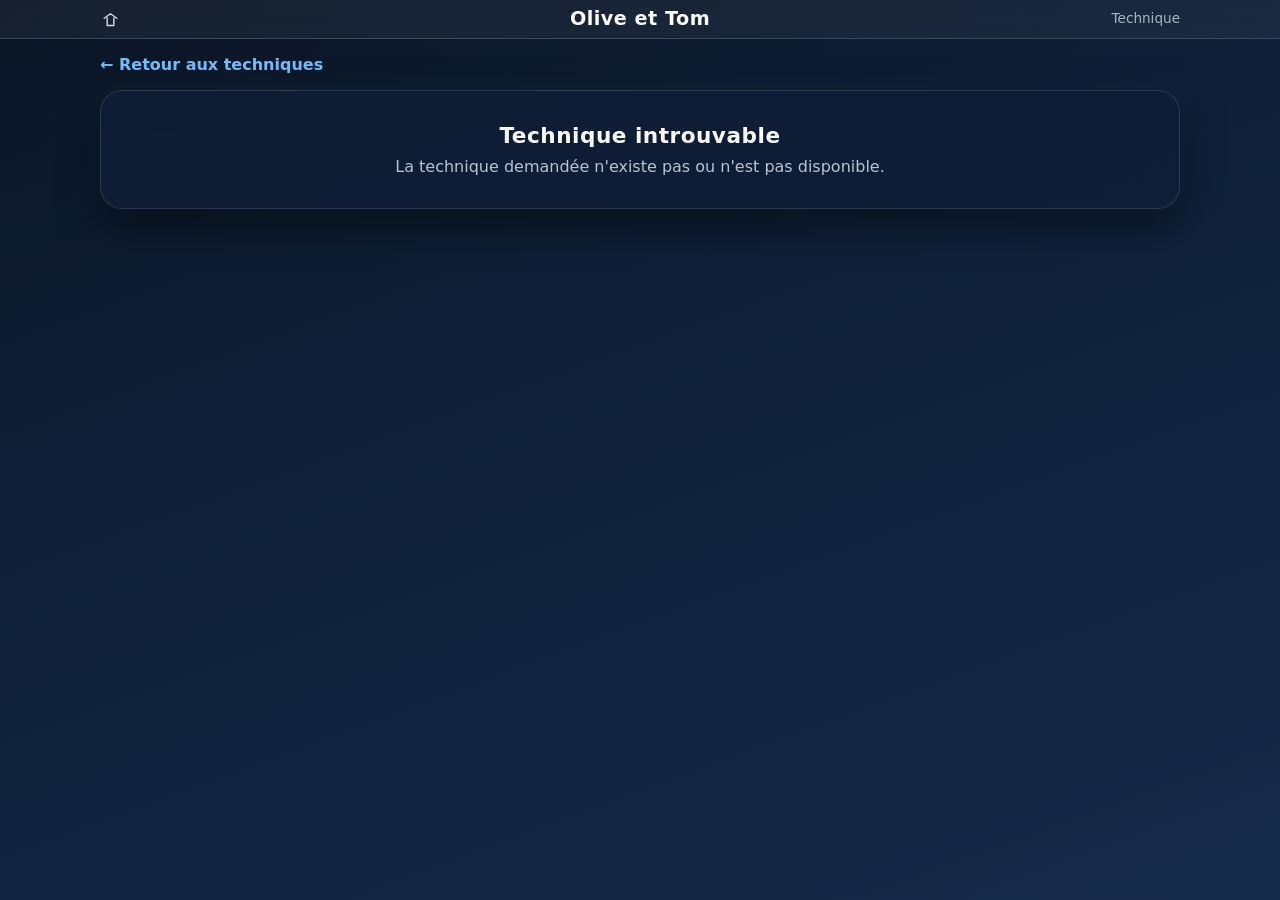
<file: univers/olive-et-tom/technique.html>
<!DOCTYPE html>
<html lang="fr">
  <head>
    <meta charset="UTF-8" />
    <meta name="viewport" content="width=device-width, initial-scale=1.0" />
    <meta name="description" content="Fiche détaillée d'une technique d'Olive et Tom et des joueurs qui l'utilisent." />
    <title>Olive et Tom · Technique</title>
    <link rel="stylesheet" href="/assets/css/style.css" />
    <link rel="stylesheet" href="/assets/css/entites.css" />
  </head>
  <body>
    <header class="site-header universe-header">
      <div class="container">
        <a class="home-link" href="/" aria-label="Accueil">
          <svg viewBox="0 0 24 24" aria-hidden="true" focusable="false">
            <path
              d="M4.75 10.6 12 5.4l7.25 5.2M8.2 10.35V18.8h7.6v-8.45"
              stroke-width="1.6"
              stroke-linecap="round"
              stroke-linejoin="round"
            />
          </svg>
        </a>
        <h1>Olive et Tom</h1>
        <p class="universe-subtitle">Technique</p>
      </div>
    </header>

    <main>
      <section class="entity-detail" aria-labelledby="entity-detail-title">
        <div class="container">
          <a class="back-link" href="/univers/olive-et-tom/techniques.html">← Retour aux techniques</a>
          <h2 id="entity-detail-title" class="visually-hidden">Détail de la technique</h2>

          <article id="entity-detail-shell" class="entity-detail-shell" aria-live="polite">
            <div class="entity-detail-loading">
              <p>Chargement de la technique…</p>
            </div>
          </article>
        </div>
      </section>
    </main>

    <script type="module">
      import { createEntityDetailPage } from "/assets/js/entites.js";

      createEntityDetailPage({
        source: "/assets/data/techniques.json",
        relationKey: "users",
        titlePrefix: "Olive et Tom ·",
        labels: {
          notFound: "Technique introuvable",
          notFoundHint: "La technique demandée n'existe pas ou n'est pas disponible.",
          section: "Utilisée par"
        },
        getSubtitle: (technique) => technique.japanese_name,
        getDescription: (technique) => technique.description,
        getFacts: (technique) => [
          { label: "Première apparition", value: technique.first_appearance }
        ]
      });
    </script>
  </body>
</html>
</file>
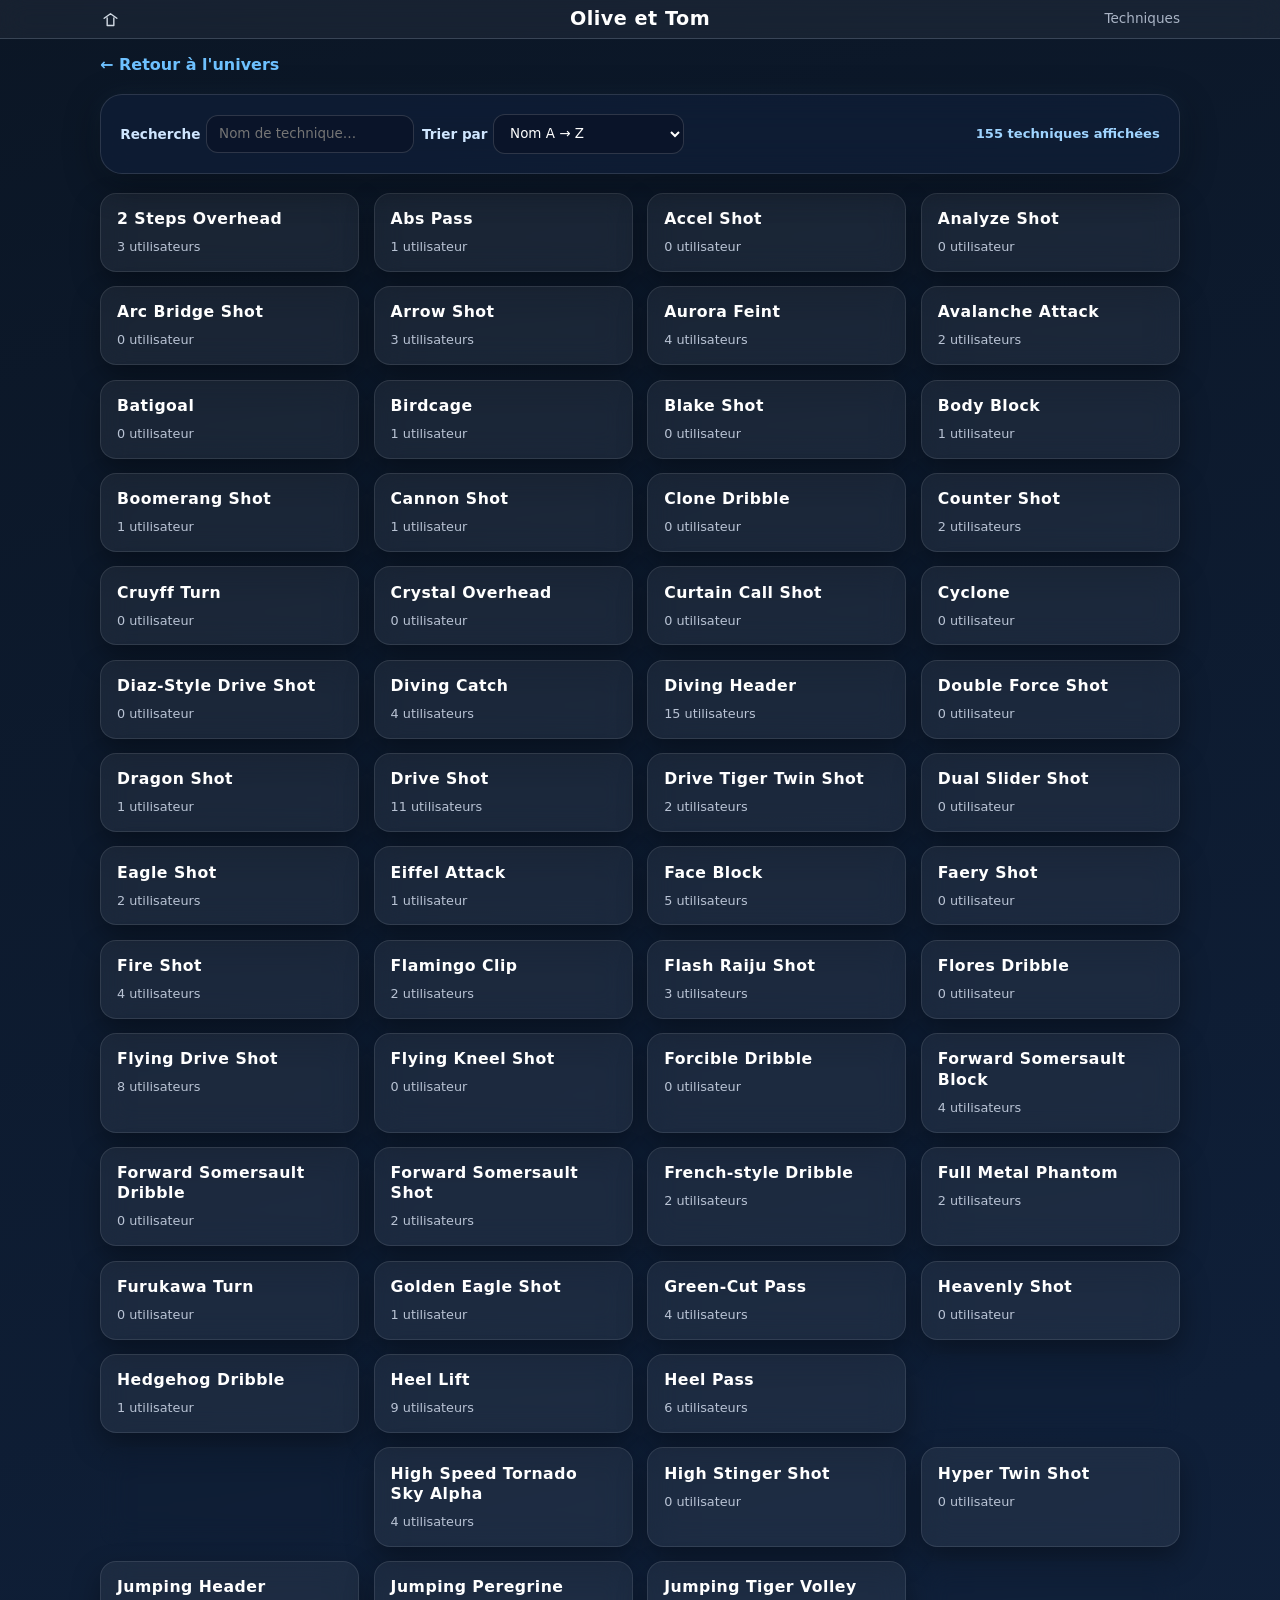
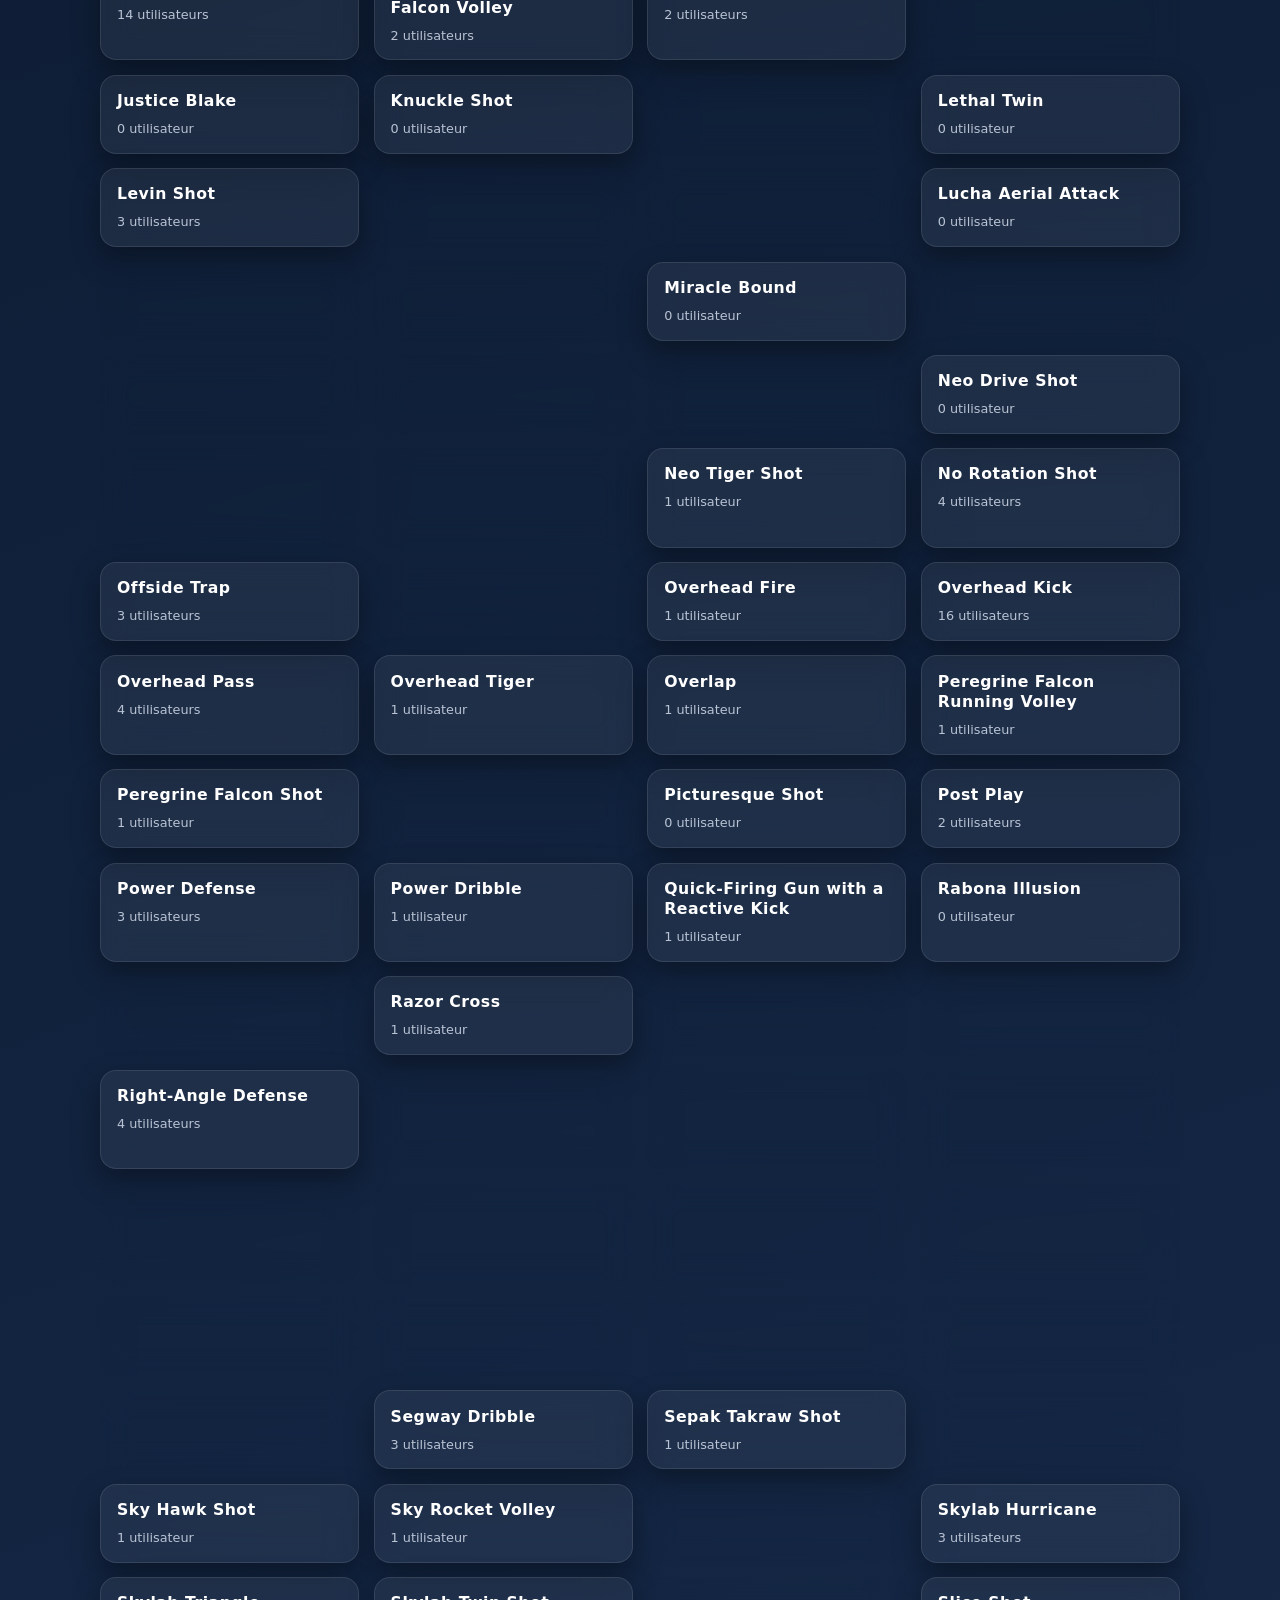
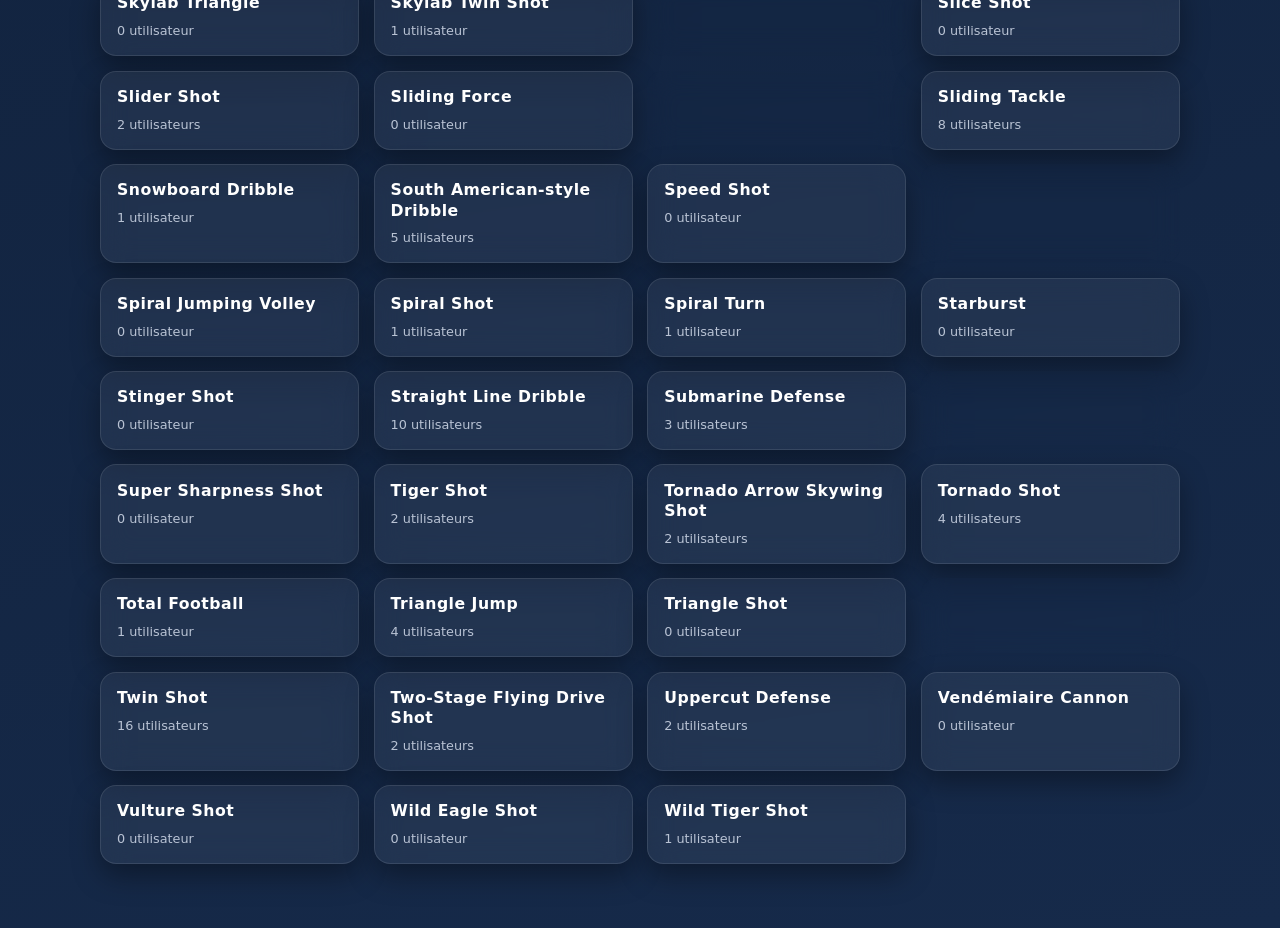
<file: univers/olive-et-tom/techniques.html>
<!DOCTYPE html>
<html lang="fr">
  <head>
    <meta charset="UTF-8" />
    <meta name="viewport" content="width=device-width, initial-scale=1.0" />
    <meta
      name="description"
      content="Toutes les techniques de l'univers Olive et Tom et les joueurs qui les utilisent."
    />
    <title>Olive et Tom · Techniques</title>
    <link rel="stylesheet" href="/assets/css/style.css" />
    <link rel="stylesheet" href="/assets/css/entites.css" />
  </head>
  <body>
    <header class="site-header universe-header">
      <div class="container">
        <a class="home-link" href="/" aria-label="Accueil">
          <svg viewBox="0 0 24 24" aria-hidden="true" focusable="false">
            <path
              d="M4.75 10.6 12 5.4l7.25 5.2M8.2 10.35V18.8h7.6v-8.45"
              stroke-width="1.6"
              stroke-linecap="round"
              stroke-linejoin="round"
            />
          </svg>
        </a>
        <h1>Olive et Tom</h1>
        <p class="universe-subtitle">Techniques</p>
      </div>
    </header>

    <main>
      <section class="entities" aria-labelledby="entities-title">
        <div class="container">
          <a class="back-link" href="/univers/olive-et-tom/">← Retour à l'univers</a>
          <h2 id="entities-title" class="visually-hidden">Liste des techniques</h2>

          <div class="entities-toolbar" role="region" aria-label="Filtres techniques">
            <div class="entities-filters">
              <label class="filter-group filter-group-search" for="filter-search">
                <span>Recherche</span>
                <input
                  id="filter-search"
                  type="search"
                  placeholder="Nom de technique…"
                  aria-label="Rechercher une technique"
                />
              </label>

              <label class="filter-group" for="sort-select">
                <span>Trier par</span>
                <select id="sort-select">
                  <option value="az">Nom A → Z</option>
                  <option value="za">Nom Z → A</option>
                  <option value="relations">Nombre d'utilisateurs</option>
                </select>
              </label>
            </div>
            <p id="results-count" class="results-count" aria-live="polite">0 technique affichée</p>
          </div>

          <div id="empty-state" class="empty-state" hidden>
            <p>⚽ Aucune technique ne correspond à votre recherche</p>
            <button id="reset-filters" type="button">Réinitialiser</button>
          </div>

          <div id="entities-grid" class="entities-grid" aria-live="polite"></div>
        </div>
      </section>
    </main>

    <script type="module">
      import { createEntityListPage } from "/assets/js/entites.js";

      createEntityListPage({
        source: "/assets/data/techniques.json",
        detailBase: "/univers/olive-et-tom/technique.html?slug=",
        relationKey: "users",
        labels: {
          unit: "technique",
          units: "techniques",
          relation: "utilisateur",
          relations: "utilisateurs"
        }
      });
    </script>
  </body>
</html>
</file>
<file: assets/css/style.css>
:root {
  --bg-gradient: linear-gradient(160deg, #0b1625 0%, #0f1f38 40%, #162a4a 100%);
  --text-color: #e6edf7;
  --muted-color: #b9c3d4;
  --link-color: #6ec1ff;
  --glass-bg: rgba(255, 255, 255, 0.06);
  --glass-bg-strong: rgba(255, 255, 255, 0.08);
  --glass-border: rgba(255, 255, 255, 0.12);
  --shadow: 0 12px 28px rgba(0, 0, 0, 0.35);
  --shadow-hover: 0 14px 30px rgba(0, 0, 0, 0.45);
  --radius-lg: 18px;
  --radius-md: 14px;
  --max-width: 1080px;
}

* {
  box-sizing: border-box;
  transition: background 0.3s ease, color 0.3s ease;
}

body {
  margin: 0;
  background: var(--bg-gradient);
  min-height: 100vh;
  color: var(--text-color);
  font-family: "Inter", "Segoe UI", system-ui, sans-serif;
}

a {
  color: var(--link-color);
  text-decoration: none;
  transition: opacity 0.2s ease;
}

a:hover,
a:focus-visible {
  opacity: 0.8;
}

h1,
h2,
h3,
h4 {
  color: #ffffff;
  letter-spacing: 0.5px;
}

header,
.navbar,
.site-header {
  background: rgba(255, 255, 255, 0.05);
  backdrop-filter: blur(14px);
  -webkit-backdrop-filter: blur(14px);
  border-bottom: 1px solid rgba(255, 255, 255, 0.08);
  padding: 0.5rem 0;
}

footer {
  background: rgba(255, 255, 255, 0.04);
  border-top: 1px solid rgba(255, 255, 255, 0.08);
  padding: 2rem 0;
  color: #b9c3d4;
}

button,
.btn {
  background: linear-gradient(135deg, #1f3b73, #244a8f);
  border: none;
  border-radius: 10px;
  padding: 0.6rem 1rem;
  color: #ffffff;
  cursor: pointer;
  transition: transform 0.2s ease, box-shadow 0.2s ease;
}

button:hover,
.btn:hover {
  transform: translateY(-2px);
  box-shadow: 0 6px 14px rgba(0, 0, 0, 0.4);
}

.container {
  width: min(100% - 2rem, var(--max-width));
  margin-inline: auto;
}

.site-header {
  padding: 1rem 0;
  text-align: center;
}

.site-header h1 {
  margin: 0;
  font-size: clamp(1.8rem, 3.5vw, 2.3rem);
  font-weight: 600;
}

.projects,
.characters {
  padding: 1rem 0 3rem;
}

.projects-grid {
  display: grid;
  grid-template-columns: 1fr;
  gap: 1rem;
}

.card,
.universe-card,
.project-card,
.character-card,
.characters-toolbar,
.empty-state,
.sort-container {
  background: var(--glass-bg);
  backdrop-filter: blur(14px);
  -webkit-backdrop-filter: blur(14px);
  border: 1px solid rgba(255, 255, 255, 0.08);
  border-radius: 18px;
  transition: transform 0.3s ease, box-shadow 0.3s ease;
}

.card:hover,
.universe-card:hover,
.project-card:hover,
.character-card:hover,
.project-card:focus-within,
.character-card:focus-within {
  transform: translateY(-6px);
  box-shadow: var(--shadow-hover);
}

.project-card {
  overflow: hidden;
  box-shadow: var(--shadow);
}

.project-link,
.character-link {
  display: block;
  color: inherit;
  text-decoration: none;
}

.project-image {
  width: 100%;
  height: 185px;
  object-fit: cover;
  display: block;
}

.project-content {
  padding: 1rem 1rem 1.2rem;
}

.project-title {
  margin: 0 0 0.4rem;
  font-size: 1.1rem;
  font-weight: 600;
}

.project-description,
.universe-subtitle {
  margin: 0;
  color: var(--muted-color);
  line-height: 1.5;
  font-size: 0.95rem;
}

.visually-hidden {
  position: absolute;
  width: 1px;
  height: 1px;
  padding: 0;
  margin: -1px;
  overflow: hidden;
  clip: rect(0, 0, 0, 0);
  border: 0;
}

.home-link,
.back-link {
  display: inline-flex;
  align-items: center;
  gap: 0.25rem;
  color: var(--link-color);
  font-weight: 600;
}

.characters-toolbar {
  position: sticky;
  top: 0.8rem;
  z-index: 10;
  margin-top: 1rem;
  padding: 0.9rem;
  box-shadow: var(--shadow);
}

.characters-filters {
  display: grid;
  grid-template-columns: 1fr;
  gap: 0.75rem;
}

.filter-group {
  display: grid;
  gap: 0.35rem;
  font-size: 0.9rem;
  color: var(--muted-color);
}

.filter-group span {
  font-weight: 600;
}

.filter-group select,
.filter-group input,
.sort-container select {
  width: 100%;
  border-radius: 12px;
  border: 1px solid var(--glass-border);
  padding: 0.6rem 0.7rem;
  font: inherit;
  color: var(--text-color);
  background: rgba(6, 12, 22, 0.75);
}

.filter-group select:focus-visible,
.filter-group input:focus-visible,
#reset-filters:focus-visible,
.character-link:focus-visible,
.sort-container select:focus-visible {
  outline: none;
  border-color: #6ec1ff;
  box-shadow: 0 0 0 3px rgba(110, 193, 255, 0.25);
}

.results-count {
  margin: 0.7rem 0 0;
  font-weight: 600;
  color: #a8d8ff;
}

.empty-state {
  margin-top: 1rem;
  border-style: dashed;
  border-color: rgba(110, 193, 255, 0.45);
  padding: 1rem;
  text-align: center;
}

.empty-state p {
  margin: 0 0 0.75rem;
  font-weight: 600;
}

#reset-filters {
  border-radius: 999px;
  font-weight: 600;
}

.characters-grid {
  margin-top: 1rem;
  display: grid;
  gap: 1.6rem;
  grid-template-columns: repeat(2, 1fr);
  align-items: stretch;
  padding: 1rem 0;
}

.character-card {
  padding: 1rem;
  display: flex;
  flex-direction: column;
  overflow: hidden;
  opacity: 0;
  transform: translateY(30px);
}

.character-card.is-hidden {
  opacity: 0;
  transform: scale(0.96);
  pointer-events: none;
  display: none;
}

.character-image {
  width: 100%;
  aspect-ratio: 3 / 4;
  object-fit: cover;
  border-radius: 14px;
  margin-bottom: 0.8rem;
  display: block;
  transition: transform 0.3s ease;
}

.character-card:hover .character-image,
.character-card:focus-within .character-image {
  transform: scale(1.03);
}

.character-image-wrap {
  position: relative;
}

.character-flag {
  position: absolute;
  top: 0.55rem;
  right: 0.55rem;
  width: 1.75rem;
  height: 1.75rem;
  border-radius: 999px;
  display: grid;
  place-items: center;
  font-size: 1rem;
  background: rgba(255, 255, 255, 0.95);
  box-shadow: 0 4px 12px rgba(17, 24, 39, 0.2);
}

.character-name {
  margin: 0 0 0.3rem;
  font-size: 1rem;
  font-weight: 600;
  color: #ffffff;
}

.character-japanese-name,
.character-team {
  margin: 0.3rem 0 0;
  color: #d7dfef;
  font-size: 0.82rem;
}

.character-position {
  width: fit-content;
  margin: 0.5rem 0 0;
  padding: 0.16rem 0.6rem;
  border-radius: 999px;
  background: rgba(191, 219, 254, 0.2);
  color: #dbeafe;
  font-size: 0.76rem;
  font-weight: 700;
}

.character-description {
  margin: 0.4rem 0 0;
  font-size: 0.8rem;
  color: #e0e6f2;
  line-height: 1.45;
  display: -webkit-box;
  -webkit-line-clamp: 3;
  -webkit-box-orient: vertical;
  overflow: hidden;
}

.sort-container {
  margin-top: 0.75rem;
  display: flex;
  align-items: center;
  gap: 0.5rem;
  padding: 0.75rem;
  font-size: 0.84rem;
}

@media (min-width: 600px) {
  #characters-grid {
    grid-template-columns: repeat(auto-fit, minmax(200px, 1fr));
  }
}

@media (min-width: 640px) {
  .projects-grid {
    grid-template-columns: repeat(2, minmax(0, 1fr));
    gap: 1.2rem;
  }
}

@media (min-width: 900px) {
  .site-header {
    padding-top: 1.25rem;
  }

  .projects-grid {
    grid-template-columns: repeat(3, minmax(0, 1fr));
  }
}

@media (min-width: 1024px) {
  #characters-grid {
    grid-template-columns: repeat(auto-fit, minmax(220px, 1fr));
  }
}
</file>
<file: assets/css/entites.css>
/*
 * Journal de Gaspard — styles des pages d'entités (équipes, techniques).
 *
 * Extension de style.css, à charger après lui. Couvre les deux pages liste
 * et les deux fiches détail, qui partagent la même grammaire visuelle.
 *
 * Ni les équipes ni les techniques n'ont d'image dans les données : les cartes
 * de liste sont donc typographiques, et la matière visuelle des fiches vient
 * des portraits des personnages liés.
 */

/* ------------------------------------------------------------------------ */
/* En-tête d'univers                                                         */
/* ------------------------------------------------------------------------ */

.universe-header {
  padding-block: 0.2rem;
  border-bottom: 1px solid rgba(148, 163, 184, 0.28);
}

.universe-header .container {
  position: relative;
  display: flex;
  align-items: center;
  justify-content: space-between;
  gap: 0.5rem;
  min-height: 2rem;
}

.universe-header h1 {
  margin: 0;
  position: absolute;
  left: 50%;
  transform: translateX(-50%);
  font-size: clamp(1rem, 2.3vw, 1.2rem);
  line-height: 1.15;
  text-align: center;
  pointer-events: none;
  white-space: nowrap;
}

.universe-header .home-link,
.universe-header .universe-subtitle {
  margin: 0;
  font-size: 0.85rem;
  line-height: 1;
  white-space: nowrap;
}

.universe-header .universe-subtitle {
  opacity: 0.9;
  text-align: right;
}

.universe-header .home-link {
  display: inline-flex;
  align-items: center;
  justify-content: flex-start;
  color: inherit;
  opacity: 0.9;
  transition: opacity 0.18s ease;
}

.universe-header .home-link:hover {
  opacity: 0.65;
}

.universe-header .home-link svg {
  width: 21px;
  height: 21px;
  stroke: currentColor;
  fill: none;
}

/* ------------------------------------------------------------------------ */
/* Page liste — barre d'outils                                               */
/* ------------------------------------------------------------------------ */

.entities {
  padding: 1rem 0 3rem;
}

.entities-toolbar {
  position: sticky;
  top: 0.8rem;
  z-index: 10;
  margin-top: 1.2rem;
  padding: 1.2rem;
  border-radius: 22px;
  background: rgba(15, 30, 55, 0.75);
  backdrop-filter: blur(18px);
  -webkit-backdrop-filter: blur(18px);
  border: 1px solid rgba(255, 255, 255, 0.12);
  box-shadow:
    0 10px 35px rgba(0, 0, 0, 0.45),
    0 0 25px rgba(110, 193, 255, 0.08);
  display: flex;
  align-items: center;
  justify-content: space-between;
  gap: 0.5rem;
  flex-wrap: wrap;
}

.entities-filters {
  display: flex;
  align-items: center;
  gap: 0.5rem;
  flex-wrap: wrap;
}

.entities-toolbar .filter-group {
  display: flex;
  align-items: center;
  gap: 0.35rem;
  font-size: 0.8rem;
}

.entities-toolbar .filter-group span {
  font-weight: 600;
  color: #cfe6ff;
  font-size: 0.85rem;
  white-space: nowrap;
}

.entities-toolbar .filter-group select,
.entities-toolbar .filter-group input {
  width: auto;
  min-height: 2rem;
  padding: 0.65rem 0.75rem;
  border-radius: 12px;
  border: 1px solid rgba(255, 255, 255, 0.15);
  background: rgba(10, 20, 40, 0.9);
  color: #ffffff;
  font-size: 0.84rem;
}

.entities-toolbar .filter-group select {
  min-width: 9rem;
}

.entities-toolbar .filter-group-search input {
  min-width: 13rem;
}

.entities-toolbar .results-count {
  margin: 0;
  color: #9fd4ff;
  font-weight: 600;
  font-size: 0.82rem;
}

/* ------------------------------------------------------------------------ */
/* Page liste — cartes                                                       */
/* ------------------------------------------------------------------------ */

.entities-grid {
  /* padding-bottom : laisse respirer le soulèvement des cartes au survol. */
  margin-top: 1.2rem;
  padding-bottom: 1rem;
  display: grid;
  gap: 0.9rem;
  grid-template-columns: repeat(auto-fill, minmax(230px, 1fr));
}

.entity-card {
  background: var(--glass-bg);
  backdrop-filter: blur(14px);
  -webkit-backdrop-filter: blur(14px);
  border: 1px solid rgba(255, 255, 255, 0.1);
  border-radius: 16px;
  box-shadow: var(--shadow);
  opacity: 0;
  transform: translateY(24px);
  transition: opacity 0.35s ease, transform 0.3s ease, box-shadow 0.3s ease;
}

.entity-card.is-revealed {
  opacity: 1;
  transform: translateY(0);
}

.entity-card:hover,
.entity-card:focus-within {
  transform: translateY(-4px);
  box-shadow: var(--shadow-hover);
}

.entity-card.is-hidden {
  display: none;
}

.entity-card-link {
  display: block;
  height: 100%;
  padding: 0.95rem 1rem 1.05rem;
  color: inherit;
  text-decoration: none;
}

.entity-card-link:focus-visible {
  outline: none;
  border-radius: 16px;
  box-shadow: 0 0 0 3px rgba(110, 193, 255, 0.35);
}

.entity-card-name {
  margin: 0;
  font-size: 0.98rem;
  font-weight: 600;
  line-height: 1.3;
  color: #ffffff;
}

.entity-card-badges {
  margin: 0.6rem 0 0;
  display: flex;
  flex-wrap: wrap;
  gap: 0.35rem;
}

.entity-badge {
  display: inline-flex;
  align-items: center;
  border-radius: 999px;
  padding: 0.2rem 0.6rem;
  background: rgba(110, 193, 255, 0.15);
  color: #cfe6ff;
  font-size: 0.74rem;
  font-weight: 700;
}

.entity-card-meta {
  margin: 0.6rem 0 0;
  color: var(--muted-color);
  font-size: 0.8rem;
}

.entity-error {
  margin-top: 1.5rem;
  text-align: center;
  color: var(--muted-color);
}

/* ------------------------------------------------------------------------ */
/* Fiche détail                                                              */
/* ------------------------------------------------------------------------ */

.entity-detail {
  padding: 1rem 0 3rem;
}

.entity-detail-shell {
  margin-top: 1rem;
  background: rgba(15, 30, 55, 0.75);
  border: 1px solid rgba(255, 255, 255, 0.12);
  border-radius: 22px;
  box-shadow:
    0 14px 40px rgba(0, 0, 0, 0.55),
    0 0 30px rgba(110, 193, 255, 0.08);
  backdrop-filter: blur(18px);
  -webkit-backdrop-filter: blur(18px);
  overflow: hidden;
}

.entity-detail-content {
  padding: 1.6rem 1.4rem 1.8rem;
}

.entity-detail-loading,
.entity-detail-empty {
  padding: 2rem 1.2rem;
  text-align: center;
}

.entity-detail-empty h2 {
  margin: 0 0 0.55rem;
  font-size: 1.35rem;
}

.entity-detail-loading p,
.entity-detail-empty p {
  margin: 0;
  color: var(--muted-color);
}

/*
 * style.css habille tous les <header> (fond, flou, bordure) pour l'en-tête de
 * site. L'en-tête de fiche est un <header> sémantique imbriqué : on annule cet
 * habillage, sinon un bandeau clair se dessine derrière le titre.
 */
.entity-detail-header {
  background: none;
  backdrop-filter: none;
  -webkit-backdrop-filter: none;
  border-bottom: none;
  padding: 0;
}

.entity-detail-header h2 {
  margin: 0;
  font-size: clamp(1.4rem, 3vw, 1.95rem);
  line-height: 1.2;
  color: #ffffff;
}

.entity-detail-subtitle {
  margin: 0.4rem 0 0;
  color: #9fb8d6;
  font-size: 0.88rem;
}

.entity-detail-badges {
  margin: 0.75rem 0 0;
  display: flex;
  flex-wrap: wrap;
  gap: 0.4rem;
}

.entity-detail-description {
  max-width: 68ch;
  margin: 1rem 0 0;
  color: var(--text-color);
  line-height: 1.65;
}

.entity-detail-facts {
  display: grid;
  grid-template-columns: auto 1fr;
  gap: 0.3rem 0.8rem;
  margin: 1rem 0 0;
}

.entity-detail-facts dt {
  color: #9fb8d6;
  font-size: 0.85rem;
  font-weight: 600;
}

.entity-detail-facts dd {
  margin: 0;
  font-size: 0.85rem;
  color: var(--text-color);
}

.entity-detail-section {
  margin-top: 1.6rem;
  padding-top: 1.2rem;
  border-top: 1px solid rgba(255, 255, 255, 0.1);
}

.entity-detail-section h3 {
  margin: 0 0 0.9rem;
  font-size: 1rem;
  color: #ffffff;
}

.entity-detail-none {
  margin: 0;
  color: var(--muted-color);
}

/* Mini-cartes des personnages liés */

.entity-person-grid {
  margin: 0;
  padding: 0;
  list-style: none;
  display: grid;
  gap: 0.75rem;
  grid-template-columns: repeat(auto-fill, minmax(140px, 1fr));
}

.entity-person {
  background: rgba(255, 255, 255, 0.04);
  border: 1px solid rgba(255, 255, 255, 0.11);
  border-radius: 14px;
  overflow: hidden;
  transition: transform 0.25s ease, box-shadow 0.25s ease;
}

.entity-person:hover,
.entity-person:focus-within {
  transform: translateY(-3px);
  box-shadow: 0 10px 26px rgba(0, 0, 0, 0.4);
}

.entity-person-link {
  display: block;
  color: inherit;
  text-decoration: none;
}

.entity-person-link:focus-visible {
  outline: none;
  box-shadow: 0 0 0 3px rgba(110, 193, 255, 0.35);
}

.entity-person-image {
  width: 100%;
  aspect-ratio: 3 / 4;
  object-fit: cover;
  display: block;
  background: rgba(11, 18, 33, 0.7);
}

.entity-person-body {
  padding: 0.55rem 0.65rem 0.7rem;
}

.entity-person-name {
  margin: 0;
  font-size: 0.85rem;
  font-weight: 600;
  line-height: 1.3;
  color: #ffffff;
}

.entity-person-position {
  width: fit-content;
  margin: 0.4rem 0 0;
  padding: 0.14rem 0.5rem;
  border-radius: 999px;
  background: rgba(191, 219, 254, 0.2);
  color: #dbeafe;
  font-size: 0.7rem;
  font-weight: 700;
}

/* ------------------------------------------------------------------------ */
/* Responsive                                                                */
/* ------------------------------------------------------------------------ */

@media (max-width: 640px) {
  .universe-header {
    padding-block: 0.35rem;
  }

  .universe-header .container {
    gap: 0.25rem 0.5rem;
    flex-wrap: wrap;
    justify-content: center;
  }

  .universe-header h1 {
    position: static;
    transform: none;
    width: 100%;
    font-size: 1rem;
    order: -1;
  }

  .universe-header .home-link {
    flex: 1;
  }

  .universe-header .universe-subtitle {
    flex: 1;
    font-size: 0.75rem;
  }

  .entities-toolbar {
    align-items: flex-start;
    padding: 0.9rem;
  }

  .entities-filters {
    width: 100%;
    gap: 0.45rem;
  }

  .entities-toolbar .filter-group {
    flex: 1 1 100%;
  }

  .entities-toolbar .filter-group select,
  .entities-toolbar .filter-group input {
    min-width: 0;
    width: 100%;
  }

  .entities-toolbar .results-count {
    width: 100%;
  }

  .entities-grid {
    grid-template-columns: repeat(2, minmax(0, 1fr));
    gap: 0.7rem;
  }

  .entity-person-grid {
    grid-template-columns: repeat(auto-fill, minmax(110px, 1fr));
    gap: 0.6rem;
  }

  .entity-detail-content {
    padding: 1.2rem 1rem 1.4rem;
  }
}
</file>
<file: assets/css/match.css>
/* ===========================================================================
   Duel "Match" — Olive et Tom
   ---------------------------------------------------------------------------
   Extension du design system de assets/css/style.css : on reprend le fond
   navy, le verre dépoli et les rayons existants, et on n'ajoute qu'une chose
   propre au jeu — un code couleur par coup, tenu de bout en bout (bouton,
   jauge, carte de révélation).

   Chargé uniquement par univers/olive-et-tom/match.html.
   =========================================================================== */

:root {
  --coup-construire: #3ddc84;
  --coup-tirer: #ffb020;
  --coup-defendre: #6ec1ff;
  --but-accent: #ff5a7a;
  --pelouse: rgba(61, 220, 132, 0.16);
}

/* ---------------------------------------------------------------------------
   En-tête
   --------------------------------------------------------------------------- */

.match-header .container {
  position: relative;
  display: flex;
  align-items: center;
  justify-content: space-between;
  gap: 0.5rem;
  min-height: 2rem;
}

.match-header h1 {
  position: absolute;
  left: 50%;
  transform: translateX(-50%);
  margin: 0;
  font-size: clamp(1rem, 2.3vw, 1.2rem);
  white-space: nowrap;
  pointer-events: none;
}

.match-header .home-link {
  display: inline-flex;
  color: inherit;
  opacity: 0.9;
}

.match-header .home-link svg {
  width: 21px;
  height: 21px;
}

.match-subtitle {
  margin: 0;
  font-size: 0.85rem;
  opacity: 0.9;
  white-space: nowrap;
}

.match-main {
  padding-block: 1.5rem 3rem;
}

/* ---------------------------------------------------------------------------
   Panneaux génériques
   --------------------------------------------------------------------------- */

.panneau {
  background: var(--glass-bg);
  backdrop-filter: blur(14px);
  -webkit-backdrop-filter: blur(14px);
  border: 1px solid var(--glass-border);
  border-radius: var(--radius-lg);
  box-shadow: var(--shadow);
  padding: 1.5rem;
}

.panneau--centre {
  text-align: center;
}

.panneau h2 {
  margin: 0 0 0.6rem;
  font-size: 1.25rem;
  font-weight: 600;
}

.panneau-texte {
  margin: 0 0 1.25rem;
  color: var(--muted-color);
  font-size: 0.95rem;
  line-height: 1.5;
}

.btn-primaire {
  display: block;
  width: 100%;
  padding: 0.85rem 1rem;
  font-size: 1rem;
  font-weight: 600;
  border-radius: var(--radius-md);
}

.btn-secondaire {
  display: inline-block;
  background: transparent;
  border: 1px solid var(--glass-border);
  padding: 0.55rem 1.1rem;
  border-radius: var(--radius-md);
  font-size: 0.9rem;
}

.btn-lien {
  background: none;
  border: none;
  color: var(--muted-color);
  font-size: 0.9rem;
  text-decoration: underline;
  padding: 0.5rem;
  margin-top: 1rem;
}

.btn-lien:hover {
  transform: none;
  box-shadow: none;
  color: var(--text-color);
}

:focus-visible {
  outline: 2px solid var(--link-color);
  outline-offset: 3px;
}

/* ---------------------------------------------------------------------------
   Écran d'accueil
   --------------------------------------------------------------------------- */

.separateur {
  display: flex;
  align-items: center;
  gap: 0.75rem;
  margin: 1.25rem 0;
  color: var(--muted-color);
  font-size: 0.85rem;
}

.separateur::before,
.separateur::after {
  content: "";
  flex: 1;
  height: 1px;
  background: var(--glass-border);
}

.champ-label {
  display: block;
  margin-bottom: 0.5rem;
  font-size: 0.9rem;
  color: var(--muted-color);
}

.champ-groupe {
  display: grid;
  grid-template-columns: 1fr auto;
  gap: 0.6rem;
}

.champ-code {
  background: rgba(0, 0, 0, 0.25);
  border: 1px solid var(--glass-border);
  border-radius: var(--radius-md);
  color: var(--text-color);
  padding: 0.75rem 1rem;
  font-size: 1.35rem;
  font-weight: 700;
  letter-spacing: 0.5em;
  text-align: center;
  text-transform: uppercase;
  min-width: 0;
}

.champ-code::placeholder {
  color: rgba(185, 195, 212, 0.35);
  letter-spacing: 0.3em;
  font-weight: 400;
}

.champ-groupe .btn-primaire {
  width: auto;
  padding-inline: 1.25rem;
}

.message-erreur {
  margin: 1rem 0 0;
  padding: 0.7rem 0.9rem;
  border-radius: var(--radius-md);
  background: rgba(255, 90, 122, 0.12);
  border: 1px solid rgba(255, 90, 122, 0.35);
  color: #ffc4ce;
  font-size: 0.9rem;
}

/* Règles dépliables */

.regles {
  margin-top: 1rem;
  border: 1px solid var(--glass-border);
  border-radius: var(--radius-lg);
  background: rgba(255, 255, 255, 0.03);
  overflow: hidden;
}

.regles summary {
  padding: 0.9rem 1.25rem;
  cursor: pointer;
  font-weight: 600;
  font-size: 0.95rem;
  list-style: none;
}

.regles summary::-webkit-details-marker {
  display: none;
}

.regles summary::after {
  content: "+";
  float: right;
  opacity: 0.6;
}

.regles[open] summary::after {
  content: "−";
}

.regles-corps {
  padding: 0 1.25rem 1.25rem;
  color: var(--muted-color);
  font-size: 0.9rem;
  line-height: 1.55;
}

.regles-liste {
  list-style: none;
  margin: 0.75rem 0 0;
  padding: 0;
  display: grid;
  gap: 0.85rem;
}

.regles-liste li {
  padding-left: 1.4rem;
  position: relative;
}

.regles-liste strong {
  color: var(--text-color);
}

.pastille {
  position: absolute;
  left: 0;
  top: 0.4em;
  width: 0.65rem;
  height: 0.65rem;
  border-radius: 50%;
}

.pastille--construire {
  background: var(--coup-construire);
}
.pastille--tirer {
  background: var(--coup-tirer);
}
.pastille--defendre {
  background: var(--coup-defendre);
}

/* ---------------------------------------------------------------------------
   Salon d'attente
   --------------------------------------------------------------------------- */

.code-partie {
  margin: 0.5rem 0 1.5rem;
  font-size: clamp(2.75rem, 14vw, 4rem);
  font-weight: 800;
  letter-spacing: 0.22em;
  text-indent: 0.22em; /* recentre malgré l'interlettrage */
  color: #ffffff;
  font-variant-numeric: tabular-nums;
}

/* `display: flex` l'emporterait sur l'attribut hidden : on le rétablit,
   sans quoi l'attente adverse s'affiche pendant qu'on compose encore. */
.attente[hidden] {
  display: none;
}

.attente {
  margin-top: 1.5rem;
  margin-bottom: 0;
  display: flex;
  align-items: center;
  justify-content: center;
  gap: 0.6rem;
}

.pulsation {
  width: 0.6rem;
  height: 0.6rem;
  border-radius: 50%;
  background: var(--coup-construire);
  animation: pulsation 1.4s ease-in-out infinite;
  flex: none;
}

@keyframes pulsation {
  0%,
  100% {
    opacity: 0.25;
    transform: scale(0.8);
  }
  50% {
    opacity: 1;
    transform: scale(1);
  }
}

/* ---------------------------------------------------------------------------
   Tableau de score
   --------------------------------------------------------------------------- */

.tableau-score {
  display: grid;
  grid-template-columns: 1fr auto 1fr;
  align-items: center;
  gap: 0.75rem;
  background: var(--glass-bg);
  border: 1px solid var(--glass-border);
  border-radius: var(--radius-lg);
  padding: 0.9rem 1rem;
  margin-bottom: 1rem;
}

.score-camp {
  text-align: center;
  min-width: 0;
}

.score-nom {
  margin: 0 0 0.15rem;
  font-size: 0.8rem;
  color: var(--muted-color);
  overflow: hidden;
  text-overflow: ellipsis;
  white-space: nowrap;
}

.score-buts {
  margin: 0;
  font-size: 2.1rem;
  font-weight: 800;
  line-height: 1;
  font-variant-numeric: tabular-nums;
  color: #ffffff;
}

.score-buts--moi {
  color: var(--coup-construire);
}

.score-buts.vient-de-marquer {
  animation: but 0.6s ease;
}

@keyframes but {
  0% {
    transform: scale(1);
  }
  35% {
    transform: scale(1.5);
    color: var(--but-accent);
  }
  100% {
    transform: scale(1);
  }
}

.score-milieu {
  text-align: center;
  padding-inline: 0.5rem;
  border-inline: 1px solid var(--glass-border);
}

.score-manche {
  margin: 0;
  font-size: 0.85rem;
  font-weight: 600;
}

.score-objectif {
  margin: 0.15rem 0 0;
  font-size: 0.72rem;
  color: var(--muted-color);
}

/* ---------------------------------------------------------------------------
   Terrain — l'élément signature.
   Une bande de pelouse avec sa ligne médiane, où les deux coups se retournent
   face visible en même temps. C'est le seul endroit où l'on dépense un peu
   d'effet ; tout le reste autour reste calme.
   --------------------------------------------------------------------------- */

.terrain {
  position: relative;
  background: linear-gradient(180deg, rgba(61, 220, 132, 0.1), rgba(61, 220, 132, 0.04));
  border: 1px solid rgba(61, 220, 132, 0.22);
  border-radius: var(--radius-lg);
  padding: 1.25rem 1rem;
  display: grid;
  gap: 0.9rem;
  margin-bottom: 1rem;
}

.terrain-camp {
  display: grid;
  justify-items: center;
  gap: 0.6rem;
}

.terrain-ligne {
  position: relative;
  height: 1px;
  background: rgba(255, 255, 255, 0.16);
}

.terrain-rond {
  position: absolute;
  left: 50%;
  top: 50%;
  transform: translate(-50%, -50%);
  width: 2.75rem;
  height: 2.75rem;
  border: 1px solid rgba(255, 255, 255, 0.16);
  border-radius: 50%;
}

/* Carte de révélation */

.revelation {
  display: grid;
  justify-items: center;
  gap: 0.3rem;
  width: min(100%, 11rem);
  padding: 0.9rem 0.75rem;
  border-radius: var(--radius-md);
  border: 1px dashed rgba(255, 255, 255, 0.18);
  background: rgba(0, 0, 0, 0.18);
  min-height: 5.25rem;
  align-content: center;
}

.revelation-icone {
  font-size: 1.6rem;
  line-height: 1;
}

.revelation-nom {
  font-size: 0.82rem;
  font-weight: 600;
  color: var(--muted-color);
}

/* En attente d'un choix */
.revelation[data-etat="attente"] .revelation-icone::before {
  content: "·  ·  ·";
  letter-spacing: 0.1em;
  opacity: 0.45;
}

/* Choix verrouillé mais encore secret */
.revelation[data-etat="verrouille"] {
  border-style: solid;
  border-color: rgba(255, 255, 255, 0.3);
  background: rgba(255, 255, 255, 0.07);
}

.revelation[data-etat="verrouille"] .revelation-icone::before {
  content: "🔒";
}

/* Coup révélé */
.revelation[data-etat="revele"] {
  border-style: solid;
  animation: retournement 0.45s cubic-bezier(0.34, 1.4, 0.64, 1);
}

.revelation[data-coup="construire"] {
  border-color: var(--coup-construire);
  background: rgba(61, 220, 132, 0.14);
}
.revelation[data-coup="tirer"] {
  border-color: var(--coup-tirer);
  background: rgba(255, 176, 32, 0.14);
}
.revelation[data-coup="defendre"] {
  border-color: var(--coup-defendre);
  background: rgba(110, 193, 255, 0.14);
}

.revelation[data-etat="revele"] .revelation-nom {
  color: var(--text-color);
}

@keyframes retournement {
  0% {
    transform: rotateX(90deg) scale(0.9);
    opacity: 0;
  }
  100% {
    transform: rotateX(0) scale(1);
    opacity: 1;
  }
}

/* Jauge d'actions disponibles */

.jauge {
  list-style: none;
  margin: 0;
  padding: 0;
  display: flex;
  gap: 0.35rem;
  align-items: center;
  min-height: 0.85rem;
}

.jauge li {
  width: 0.7rem;
  height: 0.7rem;
  border-radius: 50%;
  background: var(--coup-construire);
  box-shadow: 0 0 8px rgba(61, 220, 132, 0.5);
}

.jauge-vide {
  font-size: 0.75rem;
  color: var(--muted-color);
  opacity: 0.7;
}

/* Récit de la manche */

.recit {
  margin: 0 0 1.25rem;
  text-align: center;
  font-size: 0.95rem;
  line-height: 1.5;
  color: var(--muted-color);
  min-height: 2.85em;
  display: flex;
  align-items: center;
  justify-content: center;
}

.recit strong {
  color: var(--text-color);
}

/* ---------------------------------------------------------------------------
   Boutons de coup
   --------------------------------------------------------------------------- */

.coups {
  display: grid;
  grid-template-columns: repeat(3, 1fr);
  gap: 0.6rem;
}

.coup {
  display: grid;
  justify-items: center;
  gap: 0.25rem;
  padding: 0.9rem 0.4rem;
  border-radius: var(--radius-md);
  background: var(--glass-bg-strong);
  border: 1px solid var(--glass-border);
  border-bottom-width: 3px;
  text-align: center;
}

.coup-icone {
  font-size: 1.5rem;
  line-height: 1;
}

.coup-nom {
  font-size: 0.85rem;
  font-weight: 600;
}

.coup-detail {
  font-size: 0.7rem;
  color: var(--muted-color);
  line-height: 1.2;
}

.coup--construire {
  border-bottom-color: var(--coup-construire);
}
.coup--construire .coup-icone::before {
  content: "⚽";
}

.coup--tirer {
  border-bottom-color: var(--coup-tirer);
}
.coup--tirer .coup-icone::before {
  content: "💥";
}

.coup--defendre {
  border-bottom-color: var(--coup-defendre);
}
.coup--defendre .coup-icone::before {
  content: "🧤";
}

.coup:disabled {
  opacity: 0.32;
  cursor: not-allowed;
}

.coup:disabled:hover {
  transform: none;
  box-shadow: none;
}

.coup.est-choisi {
  background: rgba(255, 255, 255, 0.16);
  border-color: rgba(255, 255, 255, 0.45);
}

/* ---------------------------------------------------------------------------
   Fin de match
   --------------------------------------------------------------------------- */

.fin-verdict {
  font-size: 3rem;
  margin: 0 0 0.5rem;
  line-height: 1;
}

.fin-score {
  margin: 0 0 1.75rem;
  font-size: 2.5rem;
  font-weight: 800;
  font-variant-numeric: tabular-nums;
  letter-spacing: 0.05em;
}

/* ---------------------------------------------------------------------------
   Écrans larges
   --------------------------------------------------------------------------- */

@media (min-width: 620px) {
  .match-main {
    max-width: 34rem;
    margin-inline: auto;
  }

  .revelation {
    width: 13rem;
  }

  .terrain {
    padding: 1.5rem;
  }
}

/* ---------------------------------------------------------------------------
   Choix du mode, sur l'accueil
   --------------------------------------------------------------------------- */

.modes {
  margin: 0 0 1.2rem;
  padding: 0;
  border: 0;
  display: grid;
  gap: 0.6rem;
}

.modes-legende {
  padding: 0;
  margin-bottom: 0.6rem;
  font-size: 0.85rem;
  font-weight: 600;
  color: #9fb8d6;
}

.mode {
  display: flex;
  gap: 0.7rem;
  align-items: flex-start;
  padding: 0.8rem 0.9rem;
  border: 1px solid rgba(255, 255, 255, 0.14);
  border-radius: 14px;
  background: rgba(255, 255, 255, 0.04);
  cursor: pointer;
  transition: border-color 0.2s ease, background 0.2s ease;
}

.mode:hover {
  border-color: rgba(110, 193, 255, 0.5);
}

.mode:has(input:checked) {
  border-color: var(--coup-defendre);
  background: rgba(110, 193, 255, 0.12);
}

.mode input {
  margin-top: 0.2rem;
  accent-color: var(--coup-defendre);
}

.mode-corps {
  display: grid;
  gap: 0.2rem;
}

.mode-titre {
  font-weight: 700;
  color: #ffffff;
}

.mode-detail {
  font-size: 0.82rem;
  line-height: 1.45;
  color: var(--muted-color);
}

/* ---------------------------------------------------------------------------
   Composition d'équipe
   --------------------------------------------------------------------------- */

.postes {
  display: grid;
  gap: 1.4rem;
  margin: 1.2rem 0;
}

.poste-titre {
  margin: 0 0 0.15rem;
  font-size: 1rem;
}

.poste-detail {
  margin: 0 0 0.7rem;
  font-size: 0.8rem;
  color: var(--muted-color);
}

/* Le vivier est long (jusqu'à 54 personnages) : on le fait défiler dans sa
   propre colonne plutôt que d'étirer la page sur plusieurs écrans. */
.poste-liste {
  display: grid;
  gap: 0.5rem;
  max-height: 17rem;
  overflow-y: auto;
  padding-right: 0.3rem;
}

.draft-carte {
  display: flex;
  gap: 0.7rem;
  align-items: center;
  width: 100%;
  /* Sans cette borne, les libellés d'effet élargissent la carte au-delà de sa
     colonne et le texte se fait couper à droite. */
  min-width: 0;
  padding: 0.5rem 0.6rem;
  text-align: left;
  border: 1px solid rgba(255, 255, 255, 0.12);
  border-radius: 12px;
  background: rgba(255, 255, 255, 0.04);
  color: inherit;
  cursor: pointer;
  transition: border-color 0.2s ease, background 0.2s ease, transform 0.2s ease;
}

.draft-carte:hover:not(:disabled) {
  border-color: rgba(110, 193, 255, 0.55);
  transform: translateX(2px);
}

.draft-carte.est-retenu {
  border-color: var(--coup-construire);
  background: rgba(61, 220, 132, 0.14);
}

.draft-carte.est-pris {
  opacity: 0.4;
  cursor: not-allowed;
}

.draft-portrait {
  width: 44px;
  height: 44px;
  border-radius: 10px;
  object-fit: cover;
  flex-shrink: 0;
}

.draft-corps {
  display: grid;
  gap: 0.1rem;
  min-width: 0;
}

/* Un élément de grille vaut `min-width: auto` par défaut et refuse donc de
   passer sous la largeur de son plus long mot : les noms de techniques
   élargissaient la carte au-delà de sa colonne, jusqu'à faire défiler la page
   horizontalement. */
.draft-corps > * {
  min-width: 0;
  overflow-wrap: anywhere;
}

.draft-nom {
  font-weight: 600;
  font-size: 0.9rem;
  color: #ffffff;
}

.draft-technique {
  font-size: 0.78rem;
  color: #cfe6ff;
}

.draft-effet {
  font-size: 0.74rem;
  color: var(--muted-color);
  line-height: 1.35;
}

/* ---------------------------------------------------------------------------
   Cartouches, pendant le match
   --------------------------------------------------------------------------- */

.cartouches {
  display: flex;
  flex-wrap: wrap;
  gap: 0.5rem;
  justify-content: center;
  margin-bottom: 0.9rem;
}

.cartouche {
  display: grid;
  gap: 0.1rem;
  padding: 0.45rem 0.8rem;
  border: 1px dashed rgba(255, 255, 255, 0.28);
  border-radius: 999px;
  background: rgba(255, 255, 255, 0.05);
  color: inherit;
  cursor: pointer;
  transition: border-color 0.2s ease, background 0.2s ease;
}

/* Armée : la technique partira avec le prochain coup. Le trait plein la
   distingue d'une cartouche simplement disponible. */
.cartouche.est-armee {
  border-style: solid;
  border-color: var(--coup-tirer);
  background: rgba(255, 176, 32, 0.16);
}

.cartouche:disabled {
  opacity: 0.4;
  cursor: not-allowed;
}

.cartouche.est-epuisee {
  text-decoration: line-through;
}

.cartouche-nom {
  font-size: 0.82rem;
  font-weight: 700;
  color: #ffffff;
}

.cartouche-porteur {
  font-size: 0.7rem;
  color: var(--muted-color);
}

@media (min-width: 720px) {
  .postes {
    grid-template-columns: repeat(3, minmax(0, 1fr));
    gap: 1rem;
  }
}

/* ---------------------------------------------------------------------------
   Aide : que donne chaque duel de coups
   --------------------------------------------------------------------------- */

.coups-entete {
  display: flex;
  justify-content: flex-end;
  margin-bottom: 0.4rem;
}

.btn-aide {
  width: 1.75rem;
  height: 1.75rem;
  padding: 0;
  border-radius: 999px;
  border: 1px solid rgba(255, 255, 255, 0.25);
  background: rgba(255, 255, 255, 0.06);
  color: var(--muted-color);
  font-weight: 700;
  line-height: 1;
  cursor: pointer;
}

.btn-aide:hover {
  border-color: var(--coup-defendre);
  color: #ffffff;
}

.aide {
  width: min(100% - 2rem, 40rem);
  max-height: 85vh;
  overflow-y: auto;
  padding: 1.4rem;
  border: 1px solid rgba(255, 255, 255, 0.16);
  border-radius: 18px;
  background: #101d33;
  color: var(--text-color);
}

.aide::backdrop {
  background: rgba(4, 9, 18, 0.72);
}

.aide-entete {
  display: flex;
  align-items: flex-start;
  justify-content: space-between;
  gap: 1rem;
  margin-bottom: 1rem;
}

.aide-entete h2 {
  margin: 0;
  font-size: 1.1rem;
}

.btn-fermer {
  flex-shrink: 0;
  width: 2rem;
  height: 2rem;
  padding: 0;
  border: 0;
  border-radius: 999px;
  background: rgba(255, 255, 255, 0.08);
  color: var(--text-color);
  font-size: 1.2rem;
  line-height: 1;
  cursor: pointer;
}

.aide h3 {
  margin: 1.6rem 0 0.6rem;
  font-size: 0.98rem;
}

.aide-table {
  width: 100%;
  border-collapse: collapse;
  font-size: 0.82rem;
}

.aide-table caption {
  margin-bottom: 0.5rem;
  color: var(--muted-color);
  font-size: 0.8rem;
  text-align: left;
}

.aide-table th,
.aide-table td {
  padding: 0.38rem 0.5rem;
  border-bottom: 1px solid rgba(255, 255, 255, 0.09);
  text-align: left;
}

.aide-table th {
  color: #9fb8d6;
  font-weight: 600;
  white-space: nowrap;
}

/* Les deux colonnes d'actions se lisent en diagonale : la couleur épargne
   au joueur de relire la ligne entière pour savoir s'il y gagne. */
.aide-table .gain {
  color: var(--coup-construire);
  font-weight: 700;
}

.aide-table .perte {
  color: var(--coup-tirer);
  font-weight: 700;
}

.aide-table .but {
  color: var(--coup-construire);
}

.aide-table .danger {
  color: var(--but-accent);
}

.aide-note {
  margin: 0.9rem 0 0;
  font-size: 0.82rem;
  line-height: 1.6;
  color: var(--muted-color);
}

/* Repli si la table reste trop large malgré tout : elle défile dans son
   propre cadre, jamais la page. */
.aide-cadre {
  overflow-x: auto;
}

@media (max-width: 560px) {
  .aide {
    padding: 1rem;
  }

  .aide-table {
    font-size: 0.76rem;
  }

  .aide-table th,
  .aide-table td {
    padding: 0.32rem 0.3rem;
  }

  /* Sur un écran étroit, cinq en-têtes insécables imposaient une largeur
     minimale supérieure à celle de la fenêtre : on les laisse se replier. */
  .aide-table th {
    white-space: normal;
  }
}

/* ---------------------------------------------------------------------------
   Mouvement réduit
   --------------------------------------------------------------------------- */

@media (prefers-reduced-motion: reduce) {
  .revelation[data-etat="revele"],
  .score-buts.vient-de-marquer,
  .pulsation {
    animation: none;
  }

  .coup:hover,
  .btn-primaire:hover,
  .btn-secondaire:hover,
  .draft-carte:hover:not(:disabled) {
    transform: none;
  }
}
</file>
